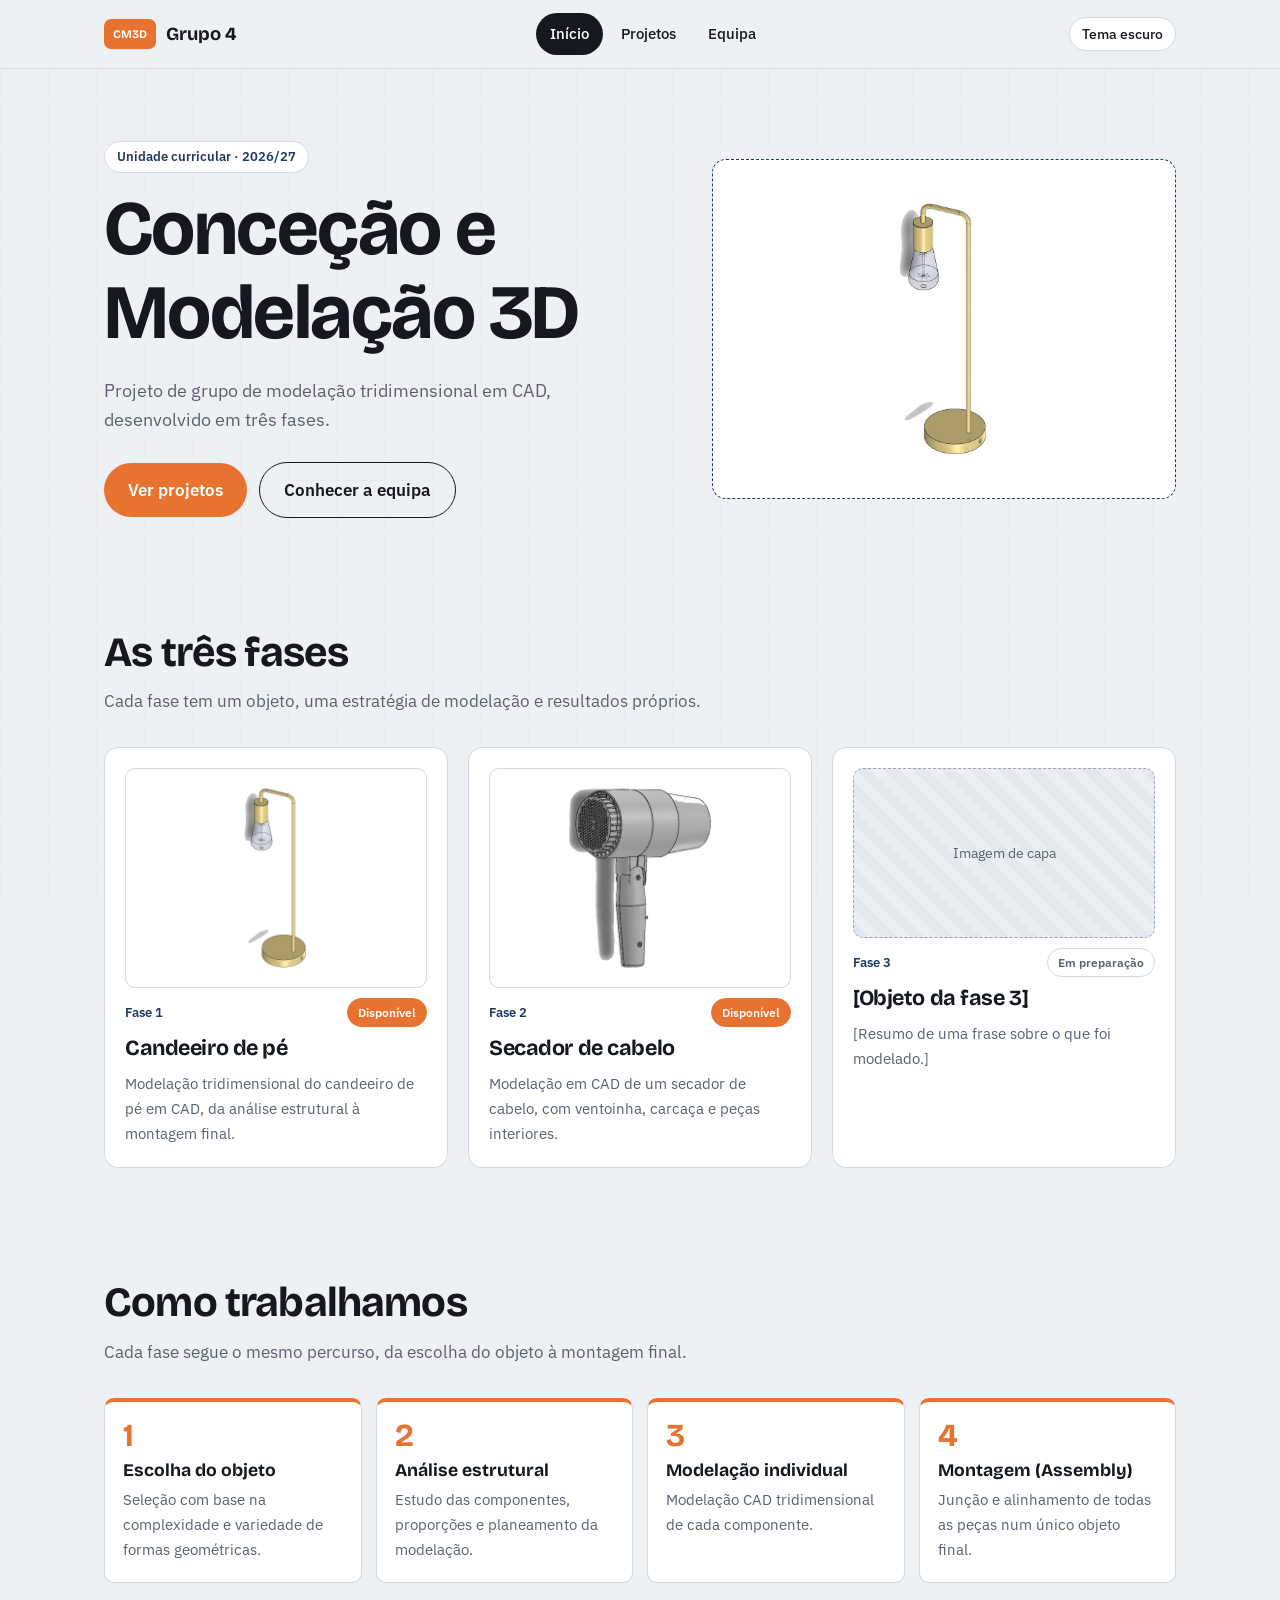
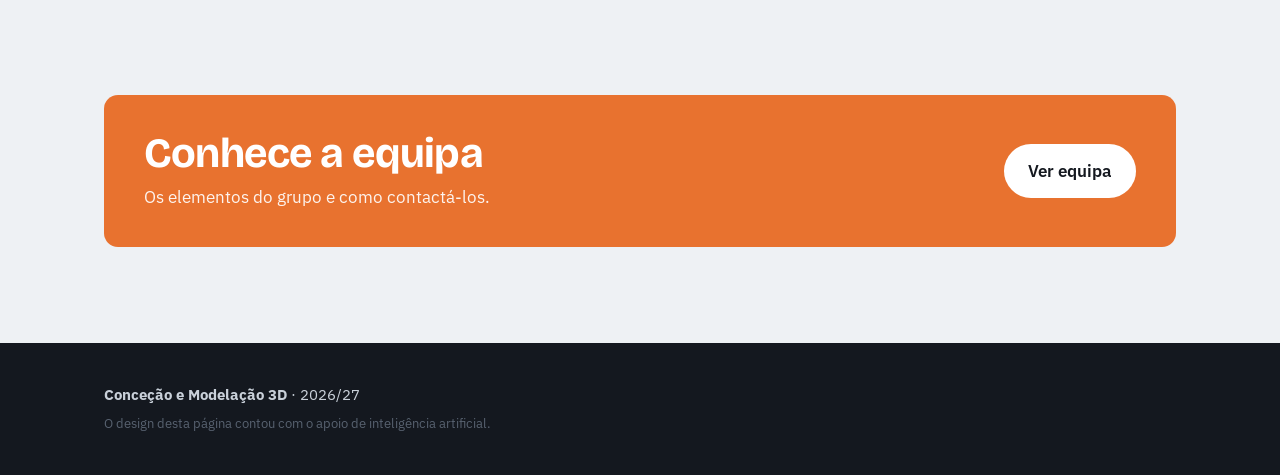
<file: cm3d/index.html>
<!DOCTYPE html>
<html lang="pt-PT">
<head>
  <meta charset="utf-8">
  <meta name="viewport" content="width=device-width, initial-scale=1">
  <title>Início | CM3D 25/26</title>
  <link rel="preconnect" href="https://fonts.googleapis.com">
  <link href="https://fonts.googleapis.com/css2?family=Bricolage+Grotesque:wght@500;700&family=IBM+Plex+Sans:wght@400;500;600&display=swap" rel="stylesheet">
  <link rel="stylesheet" href="css/style.css">
  <link rel="stylesheet" href="css/extra.css">
</head>
<body>
  <a class="skip" href="#main">Saltar para o conteúdo</a>

  <header class="top">
    <div class="wrap bar">
      <a class="brand" href="index.html"><i>CM3D</i>Grupo 4</a>
      <button class="burger" aria-expanded="false" aria-label="Abrir menu">Menu</button>
      <nav aria-label="Principal">
        <ul>
          <li><a href="index.html" aria-current="page">Início</a></li>
          <li class="sub">
            <a href="projetos.html">Projetos</a>
            <ul>
              <li><a href="fase-1.html">Fase 1</a></li>
              <li><a href="fase-2.html">Fase 2</a></li>
              <li><a href="fase-3.html">Fase 3</a></li>
            </ul>
          </li>
          <li><a href="equipa.html">Equipa</a></li>
        </ul>
      </nav>
      <button class="theme-toggle" type="button" data-theme-toggle aria-label="Mudar para tema escuro">Tema escuro</button>
    </div>
  </header>

  <main id="main">
    <div class="wrap">

      <div class="hero">
        <div>
          <span class="tag">Unidade curricular · 2026/27</span>
          <h1>Conceção e Modelação 3D</h1>
          <p>Projeto de grupo de modelação tridimensional em CAD, desenvolvido em três fases.</p>
          <a class="btn" href="projetos.html">Ver projetos</a>
          <a class="btn alt" href="equipa.html">Conhecer a equipa</a>
        </div>
        <div class="stage">
          <img src="Imagens/fase-1/candeeiro-isometrico.jpg.jpeg" alt="Candeeiro de pé modelado em 3D">
        </div>
      </div>

      <section id="fases">
        <h2>As três fases</h2>
        <p class="lead">Cada fase tem um objeto, uma estratégia de modelação e resultados próprios.</p>
        <div class="grid g3">
          <a class="card" href="fase-1.html">
            <img class="cover" src="Imagens/fase-1/candeeiro-isometrico.jpg.jpeg" alt="Candeeiro de pé modelado em 3D">
            <div class="card-head"><span class="tag">Fase 1</span><span class="status on">Disponível</span></div>
            <h3>Candeeiro de pé</h3>
            <p>Modelação tridimensional do candeeiro de pé em CAD, da análise estrutural à montagem final.</p>
          </a>
          <a class="card" href="fase-2.html">
            <img class="cover" src="Imagens/fase-2/secador-01.jpg" alt="Secador de cabelo modelado em 3D">
            <div class="card-head"><span class="tag">Fase 2</span><span class="status on">Disponível</span></div>
            <h3>Secador de cabelo</h3>
            <p>Modelação em CAD de um secador de cabelo, com ventoinha, carcaça e peças interiores.</p>
          </a>
          <a class="card" href="fase-3.html">
            <div class="ph" role="img" aria-label="Espaço reservado: imagem de capa">Imagem de capa</div>
            <div class="card-head"><span class="tag">Fase 3</span><span class="status">Em preparação</span></div>
            <h3>[Objeto da fase 3]</h3>
            <p>[Resumo de uma frase sobre o que foi modelado.]</p>
          </a>
        </div>
      </section>

      <section id="metodo">
        <h2>Como trabalhamos</h2>
        <p class="lead">Cada fase segue o mesmo percurso, da escolha do objeto à montagem final.</p>
        <ol class="steps flow">
          <li><strong>Escolha do objeto</strong><p>Seleção com base na complexidade e variedade de formas geométricas.</p></li>
          <li><strong>Análise estrutural</strong><p>Estudo das componentes, proporções e planeamento da modelação.</p></li>
          <li><strong>Modelação individual</strong><p>Modelação CAD tridimensional de cada componente.</p></li>
          <li><strong>Montagem (Assembly)</strong><p>Junção e alinhamento de todas as peças num único objeto final.</p></li>
        </ol>
      </section>

      <section id="equipa">
        <div class="cta">
          <div>
            <h2>Conhece a equipa</h2>
            <p>Os elementos do grupo e como contactá-los.</p>
          </div>
          <a class="btn" href="equipa.html">Ver equipa</a>
        </div>
      </section>

    </div>
  </main>

  <footer>
    <div class="wrap">
      <p><strong>Conceção e Modelação 3D</strong> · 2026/27</p>
      <p class="ai-credit">O design desta página contou com o apoio de inteligência artificial.</p>
    </div>
  </footer>

  <script src="js/main.js"></script>
  <script src="js/extra.js"></script>
</body>
</html>
</file>
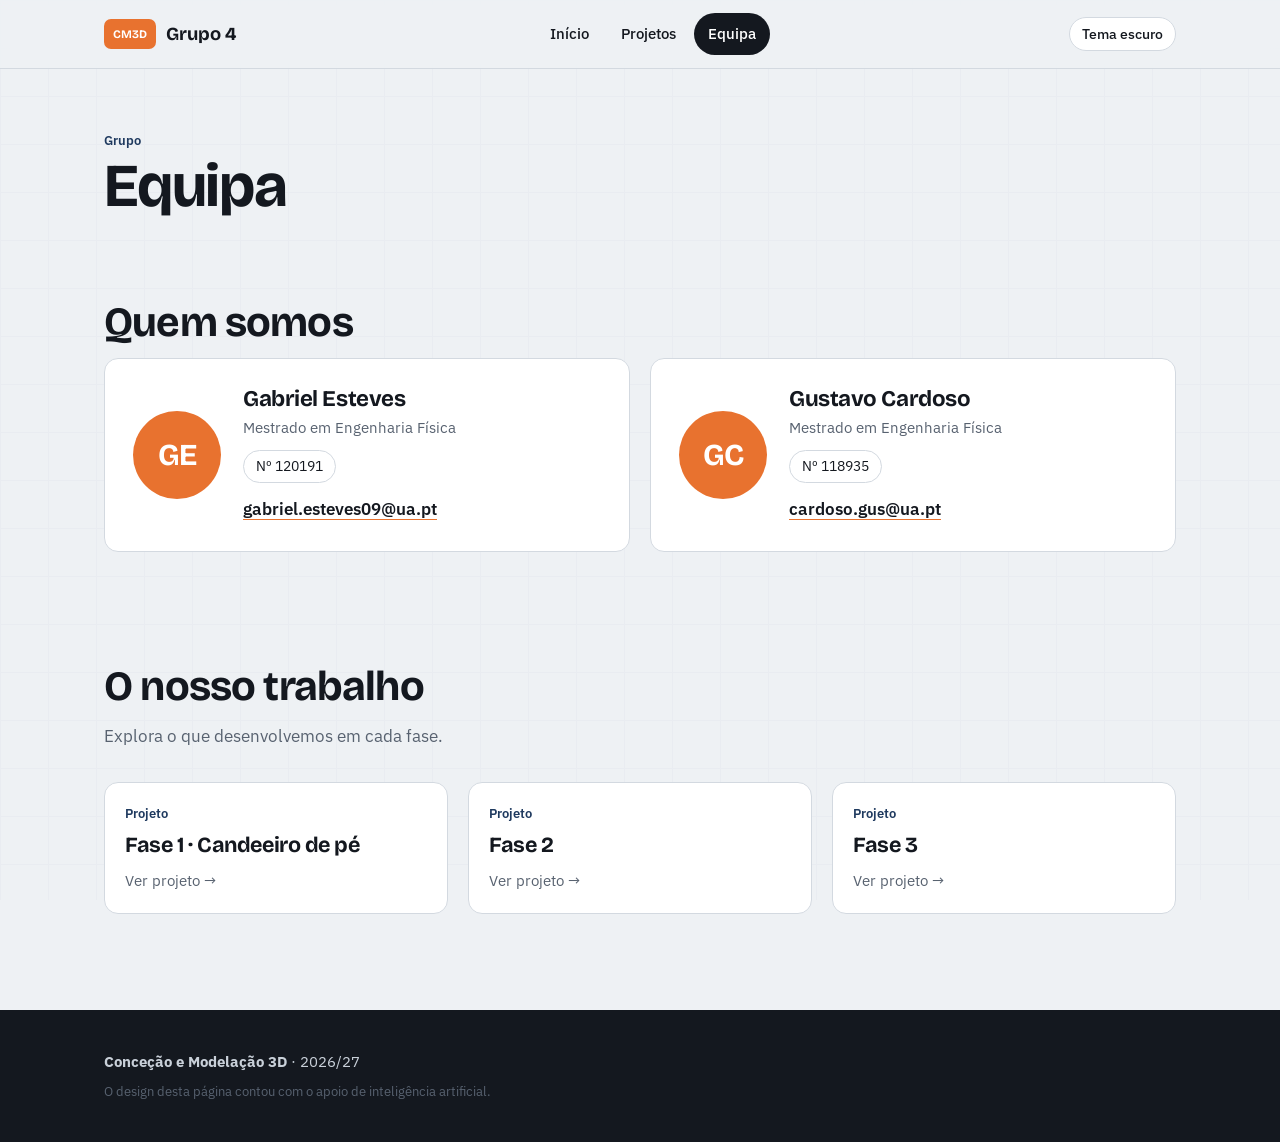
<file: cm3d/equipa.html>
<!DOCTYPE html>
<html lang="pt-PT">
<head>
  <meta charset="utf-8">
  <meta name="viewport" content="width=device-width, initial-scale=1">
  <title>Equipa | CM3D 25/26</title>
  <link rel="preconnect" href="https://fonts.googleapis.com">
  <link href="https://fonts.googleapis.com/css2?family=Bricolage+Grotesque:wght@500;700&family=IBM+Plex+Sans:wght@400;500;600&display=swap" rel="stylesheet">
  <link rel="stylesheet" href="css/style.css">
  <link rel="stylesheet" href="css/extra.css">
</head>
<body>
  <a class="skip" href="#main">Saltar para o conteúdo</a>

  <header class="top">
    <div class="wrap bar">
      <a class="brand" href="index.html"><i>CM3D</i>Grupo 4</a>
      <button class="burger" aria-expanded="false" aria-label="Abrir menu">Menu</button>
      <nav aria-label="Principal">
        <ul>
          <li><a href="index.html">Início</a></li>
          <li class="sub">
            <a href="projetos.html">Projetos</a>
            <ul>
              <li><a href="fase-1.html">Fase 1</a></li>
              <li><a href="fase-2.html">Fase 2</a></li>
              <li><a href="fase-3.html">Fase 3</a></li>
            </ul>
          </li>
          <li><a href="equipa.html" aria-current="page">Equipa</a></li>
        </ul>
      </nav>
      <button class="theme-toggle" type="button" data-theme-toggle aria-label="Mudar para tema escuro">Tema escuro</button>
    </div>
  </header>

  <main id="main">
    <div class="wrap">

      <div class="phead">
        <span class="tag">Grupo</span>
        <h1>Equipa</h1>
      </div>

      <section id="membros">
        <h2>Quem somos</h2>
        <div class="team">

          <article class="member">
            <div class="avatar" aria-hidden="true">GE</div>
            <div>
              <h3>Gabriel Esteves</h3>
              <p>Mestrado em Engenharia Física</p>
              <span class="pill">Nº 120191</span>
              <a class="mail" href="mailto:gabriel.esteves09@ua.pt">gabriel.esteves09@ua.pt</a>
            </div>
          </article>

          <article class="member">
            <div class="avatar" aria-hidden="true">GC</div>
            <div>
              <h3>Gustavo Cardoso</h3>
              <p>Mestrado em Engenharia Física</p>
              <span class="pill">Nº 118935</span>
              <a class="mail" href="mailto:cardoso.gus@ua.pt">cardoso.gus@ua.pt</a>
            </div>
          </article>

        </div>
      </section>

      <section id="trabalho">
        <h2>O nosso trabalho</h2>
        <p class="lead">Explora o que desenvolvemos em cada fase.</p>
        <div class="grid g3">
          <a class="card" href="fase-1.html">
            <span class="tag">Projeto</span>
            <h3>Fase 1 · Candeeiro de pé</h3>
            <p>Ver projeto →</p>
          </a>
          <a class="card" href="fase-2.html">
            <span class="tag">Projeto</span>
            <h3>Fase 2</h3>
            <p>Ver projeto →</p>
          </a>
          <a class="card" href="fase-3.html">
            <span class="tag">Projeto</span>
            <h3>Fase 3</h3>
            <p>Ver projeto →</p>
          </a>
        </div>
      </section>

    </div>
  </main>

  <footer>
    <div class="wrap">
      <p><strong>Conceção e Modelação 3D</strong> · 2026/27</p>
      <p class="ai-credit">O design desta página contou com o apoio de inteligência artificial.</p>
    </div>
  </footer>

  <script src="js/main.js"></script>
  <script src="js/extra.js"></script>
</body>
</html>
</file>
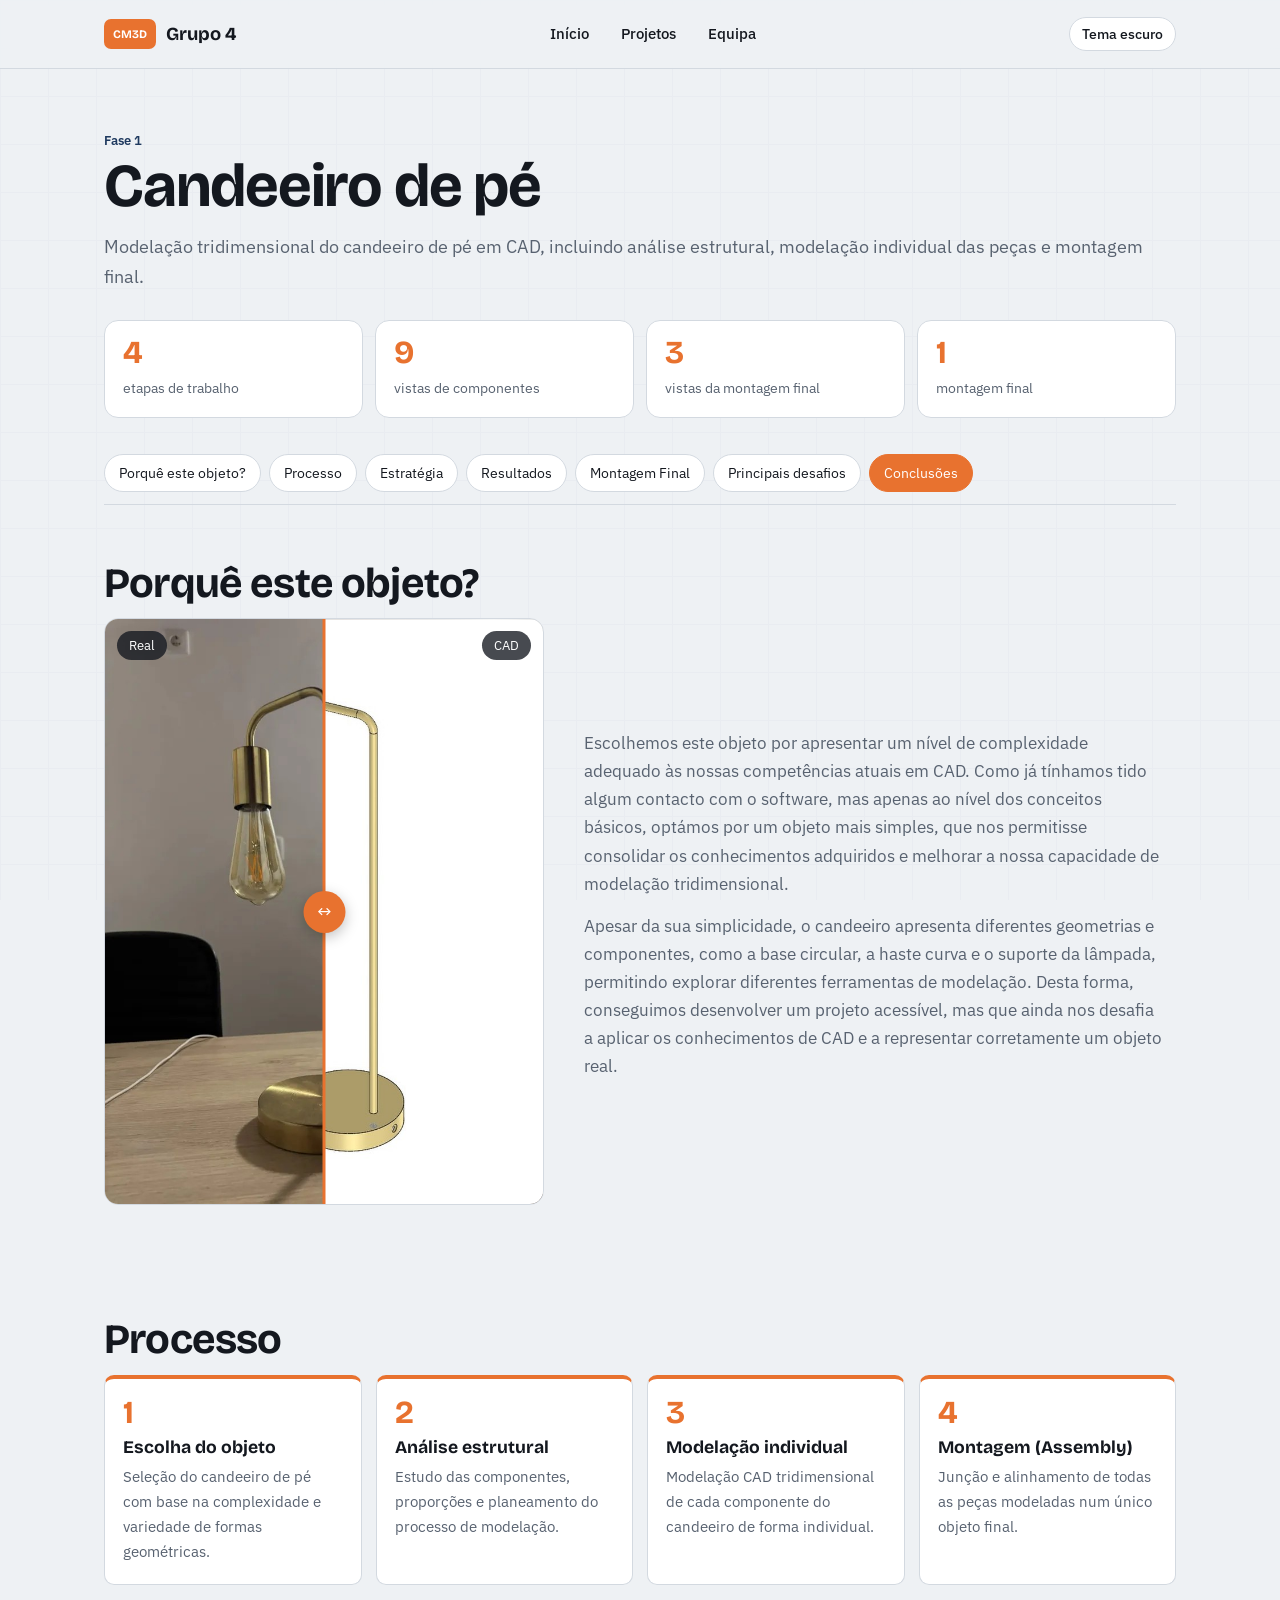
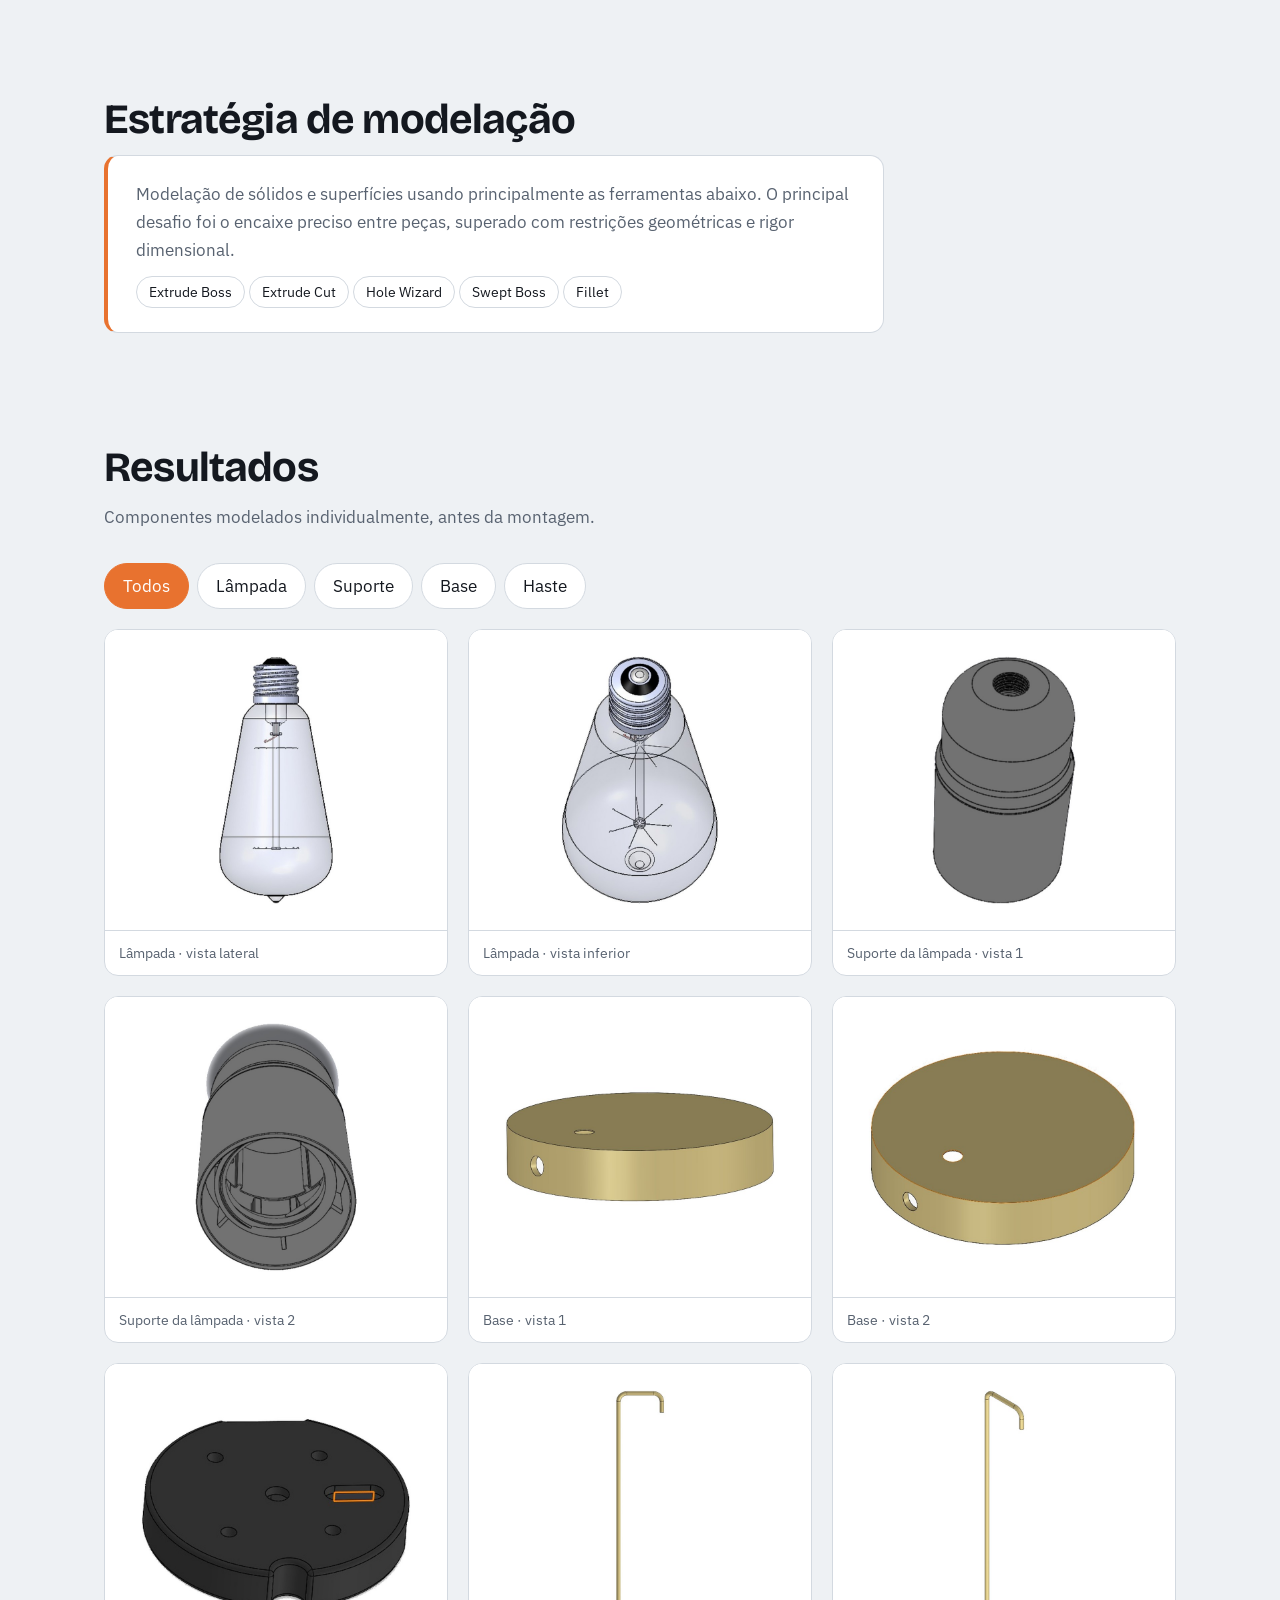
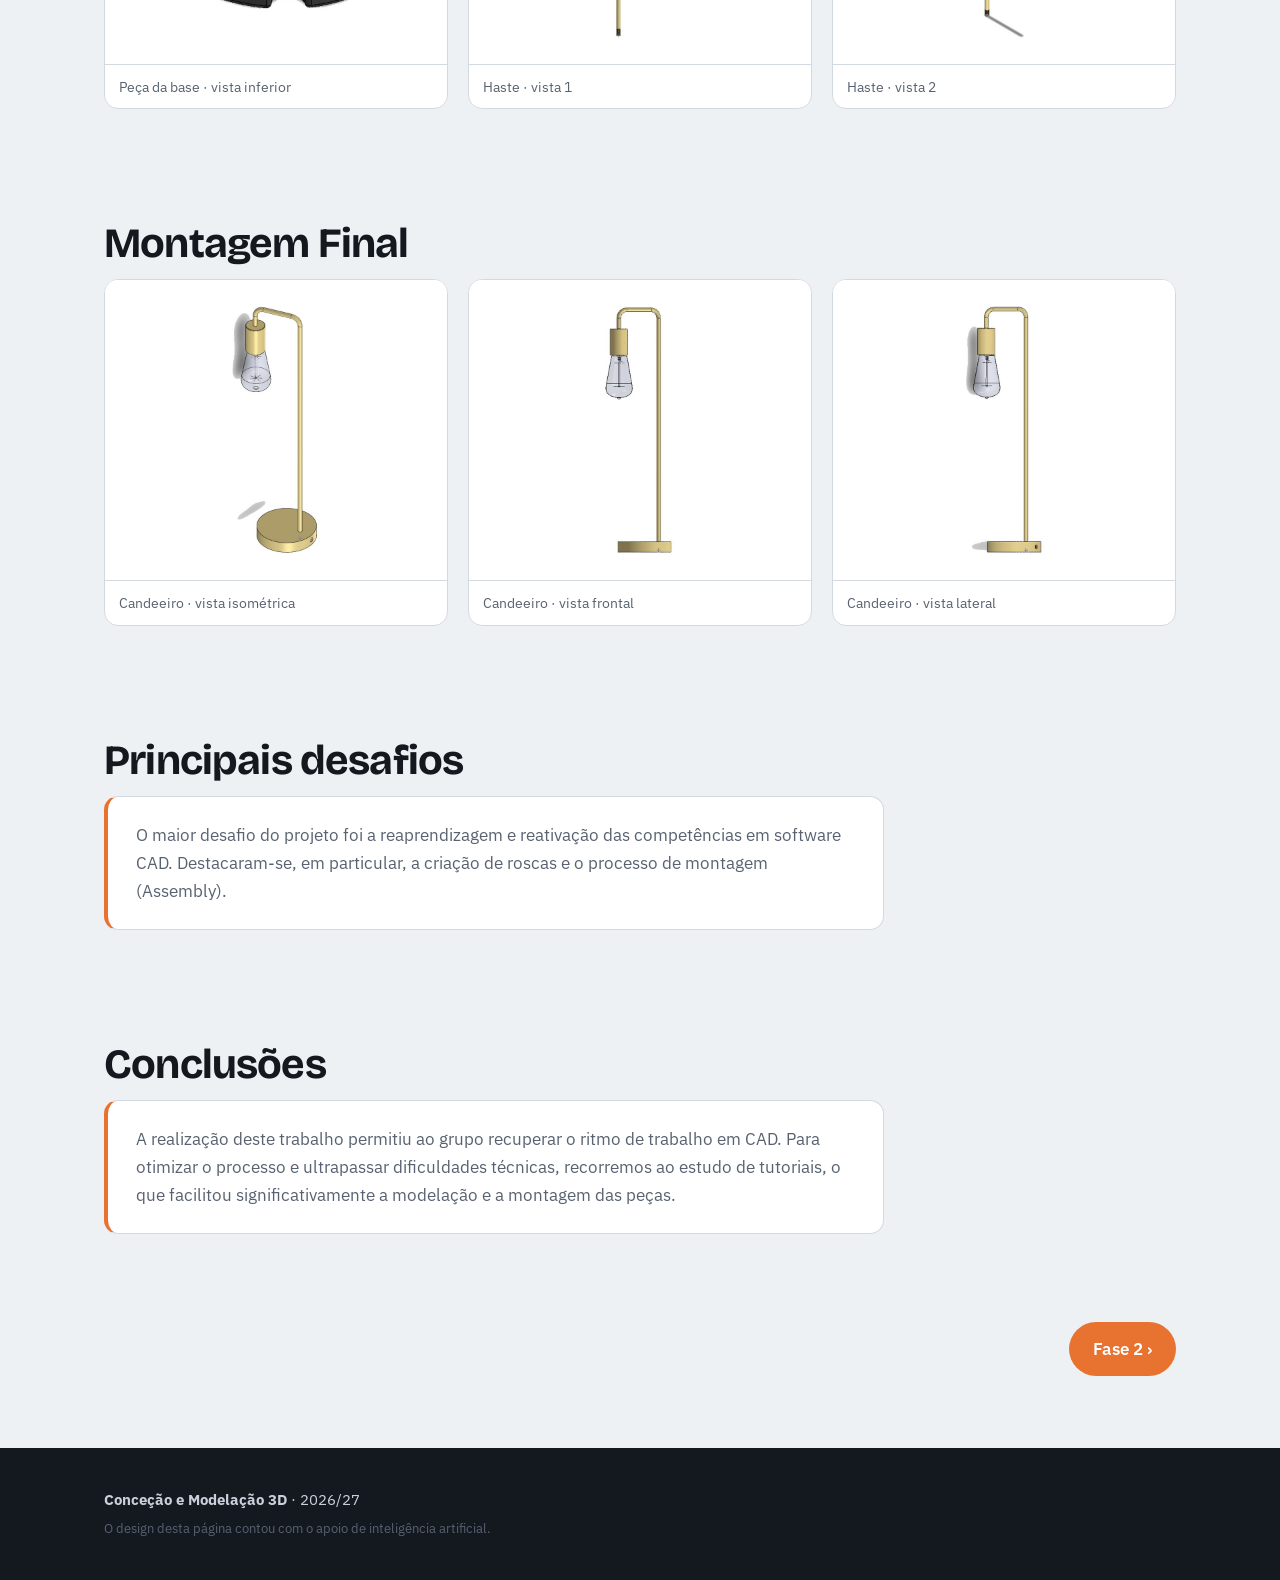
<file: cm3d/fase-1.html>
<!DOCTYPE html>
<html lang="pt-PT">
<head>
  <meta charset="utf-8">
  <meta name="viewport" content="width=device-width, initial-scale=1">
  <title>Fase 1 | CM3D 25/26</title>
  <link rel="preconnect" href="https://fonts.googleapis.com">
  <link href="https://fonts.googleapis.com/css2?family=Bricolage+Grotesque:wght@500;700&family=IBM+Plex+Sans:wght@400;500;600&display=swap" rel="stylesheet">
  <link rel="stylesheet" href="css/style.css">
  <link rel="stylesheet" href="css/extra.css">
</head>
<body>
  <a class="skip" href="#main">Saltar para o conteúdo</a>

  <header class="top">
    <div class="wrap bar">
      <a class="brand" href="index.html"><i>CM3D</i>Grupo 4</a>
      <button class="burger" aria-expanded="false" aria-label="Abrir menu">Menu</button>
      <nav aria-label="Principal">
        <ul>
          <li><a href="index.html">Início</a></li>
          <li class="sub">
            <a href="projetos.html">Projetos</a>
            <ul>
              <li><a href="fase-1.html" aria-current="page">Fase 1</a></li>
              <li><a href="fase-2.html">Fase 2</a></li>
              <li><a href="fase-3.html">Fase 3</a></li>
            </ul>
          </li>
          <li><a href="equipa.html">Equipa</a></li>
        </ul>
      </nav>
      <button class="theme-toggle" type="button" data-theme-toggle aria-label="Mudar para tema escuro">Tema escuro</button>
    </div>
  </header>

  <main id="main">
    <div class="wrap">

      <div class="phead">
        <span class="tag">Fase 1</span>
        <h1>Candeeiro de pé</h1>
        <p>Modelação tridimensional do candeeiro de pé em CAD, incluindo análise estrutural, modelação individual das peças e montagem final.</p>
        <div class="stats">
          <div class="stat"><b>4</b><span>etapas de trabalho</span></div>
          <div class="stat"><b>9</b><span>vistas de componentes</span></div>
          <div class="stat"><b>3</b><span>vistas da montagem final</span></div>
          <div class="stat"><b>1</b><span>montagem final</span></div>
        </div>
      </div>

      <div class="phase-nav" aria-label="Nesta página">
        <a class="on" href="#objeto">Porquê este objeto?</a>
        <a href="#processo">Processo</a>
        <a href="#estrategia">Estratégia</a>
        <a href="#resultados">Resultados</a>
        <a href="#montagemfinal">Montagem Final</a>
        <a href="#desafios">Principais desafios</a>
        <a href="#conclusoes">Conclusões</a>
      </div>

      <section id="objeto">
        <h2>Porquê este objeto?</h2>
        <div class="split">
          <div class="compare" data-compare>
            <img src="Imagens/fase-1/objeto-original.jpg.jpeg" alt="Fotografia do candeeiro real">
            <div class="cmp-b"><img src="Imagens/fase-1/objeto-modelado.jpg.jpeg" alt="Modelo CAD do candeeiro"></div>
            <span class="cmp-label l">Real</span>
            <span class="cmp-label r">CAD</span>
            <i class="cmp-handle"></i>
            <input type="range" min="0" max="100" value="50" aria-label="Arrastar para comparar o objeto real com o modelo CAD">
          </div>
          <div class="split-text">
            <p>Escolhemos este objeto por apresentar um nível de complexidade adequado às nossas competências atuais em CAD. Como já tínhamos tido algum contacto com o software, mas apenas ao nível dos conceitos básicos, optámos por um objeto mais simples, que nos permitisse consolidar os conhecimentos adquiridos e melhorar a nossa capacidade de modelação tridimensional.</p>
            <p>Apesar da sua simplicidade, o candeeiro apresenta diferentes geometrias e componentes, como a base circular, a haste curva e o suporte da lâmpada, permitindo explorar diferentes ferramentas de modelação. Desta forma, conseguimos desenvolver um projeto acessível, mas que ainda nos desafia a aplicar os conhecimentos de CAD e a representar corretamente um objeto real.</p>
          </div>
        </div>
      </section>

      <section id="processo">
        <h2>Processo</h2>
        <ol class="steps flow">
          <li><strong>Escolha do objeto</strong><p>Seleção do candeeiro de pé com base na complexidade e variedade de formas geométricas.</p></li>
          <li><strong>Análise estrutural</strong><p>Estudo das componentes, proporções e planeamento do processo de modelação.</p></li>
          <li><strong>Modelação individual</strong><p>Modelação CAD tridimensional de cada componente do candeeiro de forma individual.</p></li>
          <li><strong>Montagem (Assembly)</strong><p>Junção e alinhamento de todas as peças modeladas num único objeto final.</p></li>
        </ol>
      </section>

      <section id="estrategia">
        <h2>Estratégia de modelação</h2>
        <div class="callout">
          <p>Modelação de sólidos e superfícies usando principalmente as ferramentas abaixo. O principal desafio foi o encaixe preciso entre peças, superado com restrições geométricas e rigor dimensional.</p>
          <span class="pill">Extrude Boss</span><span class="pill">Extrude Cut</span><span class="pill">Hole Wizard</span><span class="pill">Swept Boss</span><span class="pill">Fillet</span>
        </div>
      </section>

      <section id="resultados">
        <h2>Resultados</h2>
        <p class="lead">Componentes modelados individualmente, antes da montagem.</p>
        <div class="chips" role="group" aria-label="Filtrar componentes">
          <button class="chip on" data-f="all" aria-pressed="true">Todos</button>
          <button class="chip" data-f="lampada" aria-pressed="false">Lâmpada</button>
          <button class="chip" data-f="suporte" aria-pressed="false">Suporte</button>
          <button class="chip" data-f="base" aria-pressed="false">Base</button>
          <button class="chip" data-f="haste" aria-pressed="false">Haste</button>
        </div>
        <div class="grid g3">
          <figure class="shot" data-g="lampada"><img src="Imagens/fase-1/lampada-vista-lateral.jpg.jpeg" alt="Lâmpada · vista lateral" loading="lazy"><figcaption>Lâmpada · vista lateral</figcaption></figure>
          <figure class="shot" data-g="lampada"><img src="Imagens/fase-1/lampada-vista-inferior.jpg.jpeg" alt="Lâmpada · vista inferior" loading="lazy"><figcaption>Lâmpada · vista inferior</figcaption></figure>
          <figure class="shot" data-g="suporte"><img src="Imagens/fase-1/suporte-lampada-01.jpg.jpeg" alt="Suporte da lâmpada · vista 1" loading="lazy"><figcaption>Suporte da lâmpada · vista 1</figcaption></figure>
          <figure class="shot" data-g="suporte"><img src="Imagens/fase-1/suporte-lampada-02.jpg.jpeg" alt="Suporte da lâmpada · vista 2" loading="lazy"><figcaption>Suporte da lâmpada · vista 2</figcaption></figure>
          <figure class="shot" data-g="base"><img src="Imagens/fase-1/base-01.jpg.jpeg" alt="Base · vista 1" loading="lazy"><figcaption>Base · vista 1</figcaption></figure>
          <figure class="shot" data-g="base"><img src="Imagens/fase-1/base-02.jpg.jpeg" alt="Base · vista 2" loading="lazy"><figcaption>Base · vista 2</figcaption></figure>
          <figure class="shot" data-g="base"><img src="Imagens/fase-1/base-vista-inferior.jpg.jpeg" alt="Peça da base · vista inferior" loading="lazy"><figcaption>Peça da base · vista inferior</figcaption></figure>
          <figure class="shot" data-g="haste"><img src="Imagens/fase-1/haste-01.jpg.jpeg" alt="Haste · vista 1" loading="lazy"><figcaption>Haste · vista 1</figcaption></figure>
          <figure class="shot" data-g="haste"><img src="Imagens/fase-1/haste-02.jpg.jpeg" alt="Haste · vista 2" loading="lazy"><figcaption>Haste · vista 2</figcaption></figure>
        </div>
      </section>

      <section id="montagemfinal">
        <h2>Montagem Final</h2>
        <div class="grid g3">
          <figure class="shot"><img src="Imagens/fase-1/candeeiro-isometrico.jpg.jpeg" alt="Candeeiro · vista isométrica" loading="lazy"><figcaption>Candeeiro · vista isométrica</figcaption></figure>
          <figure class="shot"><img src="Imagens/fase-1/candeeiro-frente.jpg.jpeg" alt="Candeeiro · vista frontal" loading="lazy"><figcaption>Candeeiro · vista frontal</figcaption></figure>
          <figure class="shot"><img src="Imagens/fase-1/candeeiro-lateral.jpg.jpeg" alt="Candeeiro · vista lateral" loading="lazy"><figcaption>Candeeiro · vista lateral</figcaption></figure>
        </div>
      </section>

      <section id="desafios">
        <h2>Principais desafios</h2>
        <div class="callout">
          <p>O maior desafio do projeto foi a reaprendizagem e reativação das competências em software CAD. Destacaram-se, em particular, a criação de roscas e o processo de montagem (Assembly).</p>
        </div>
      </section>

      <section id="conclusoes">
        <h2>Conclusões</h2>
        <div class="callout">
          <p>A realização deste trabalho permitiu ao grupo recuperar o ritmo de trabalho em CAD. Para otimizar o processo e ultrapassar dificuldades técnicas, recorremos ao estudo de tutoriais, o que facilitou significativamente a modelação e a montagem das peças.</p>
        </div>
      </section>

      <div class="pager">
        <span></span>
        <a class="btn" href="fase-2.html">Fase 2 ›</a>
      </div>

    </div>
  </main>

  <footer>
    <div class="wrap">
      <p><strong>Conceção e Modelação 3D</strong> · 2026/27</p>
      <p class="ai-credit">O design desta página contou com o apoio de inteligência artificial.</p>
    </div>
  </footer>

  <script src="js/main.js"></script>
  <script src="js/extra.js"></script>
</body>
</html>
</file>
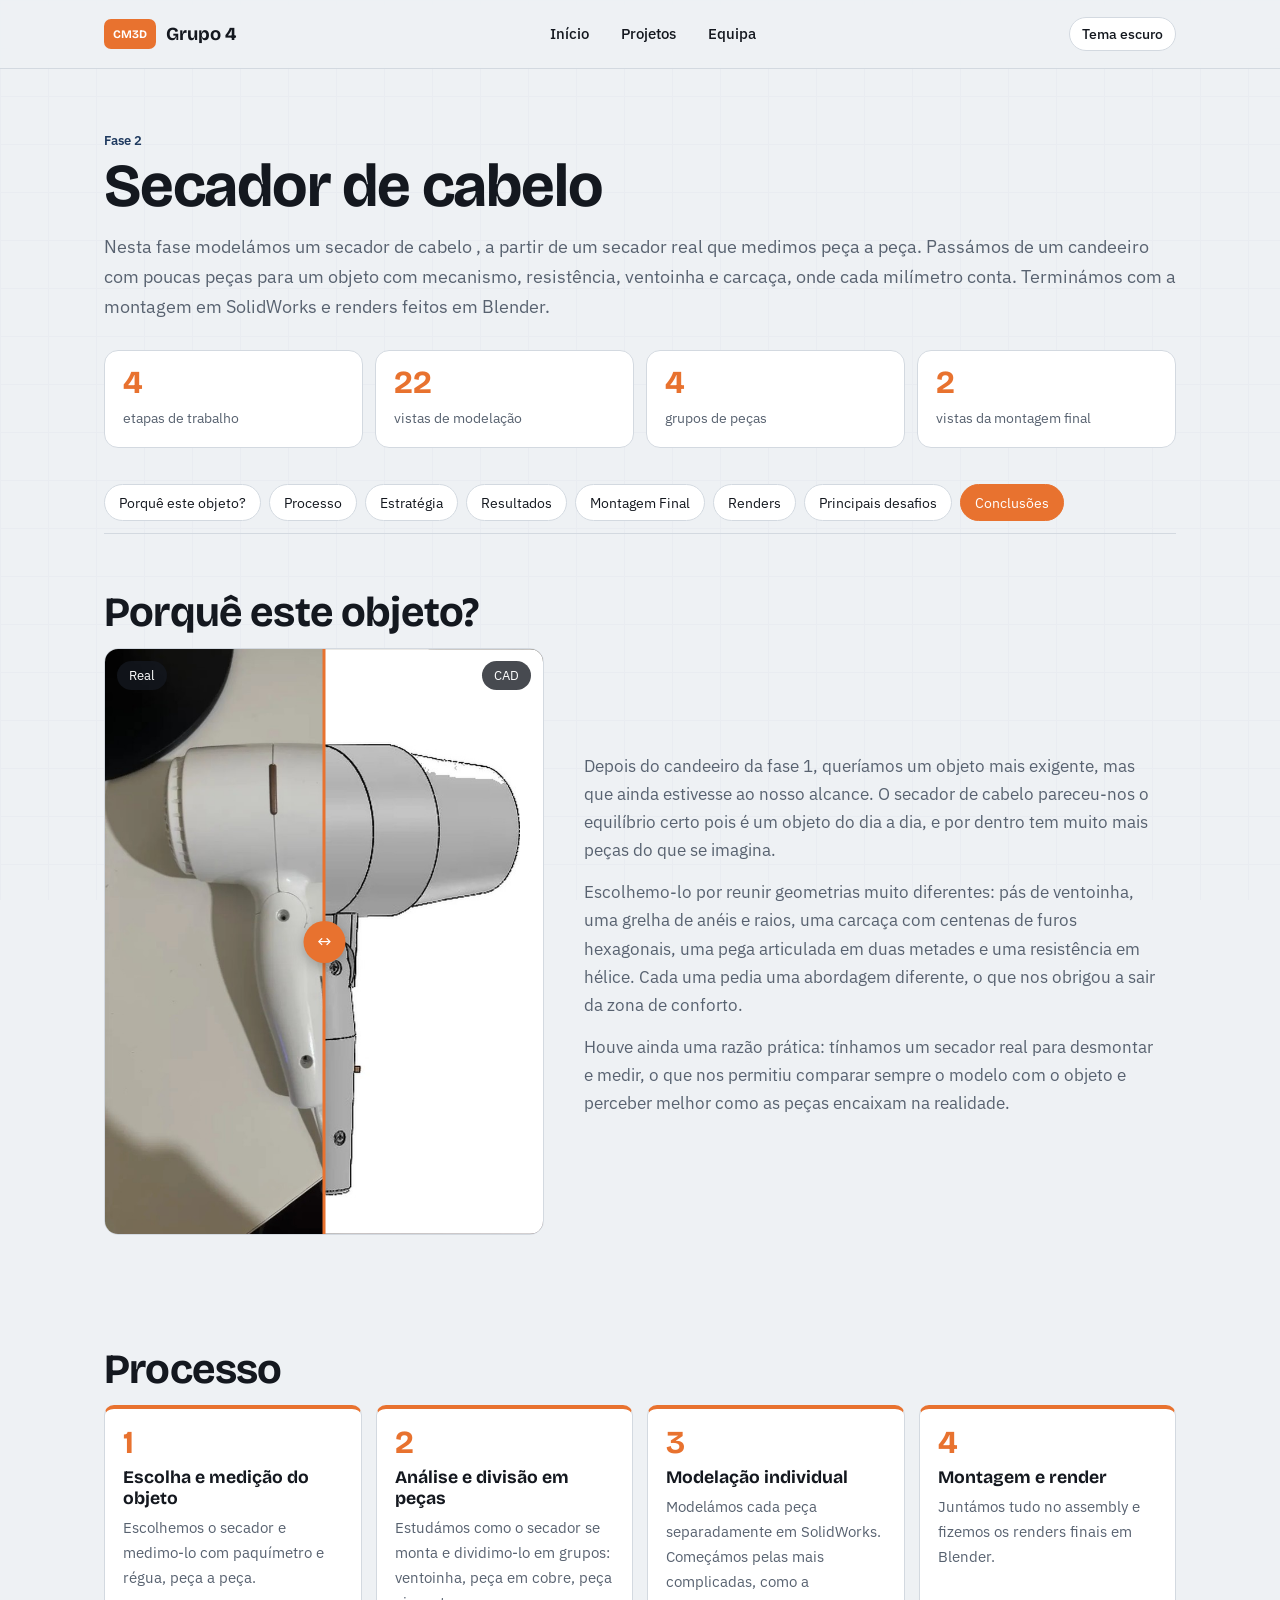
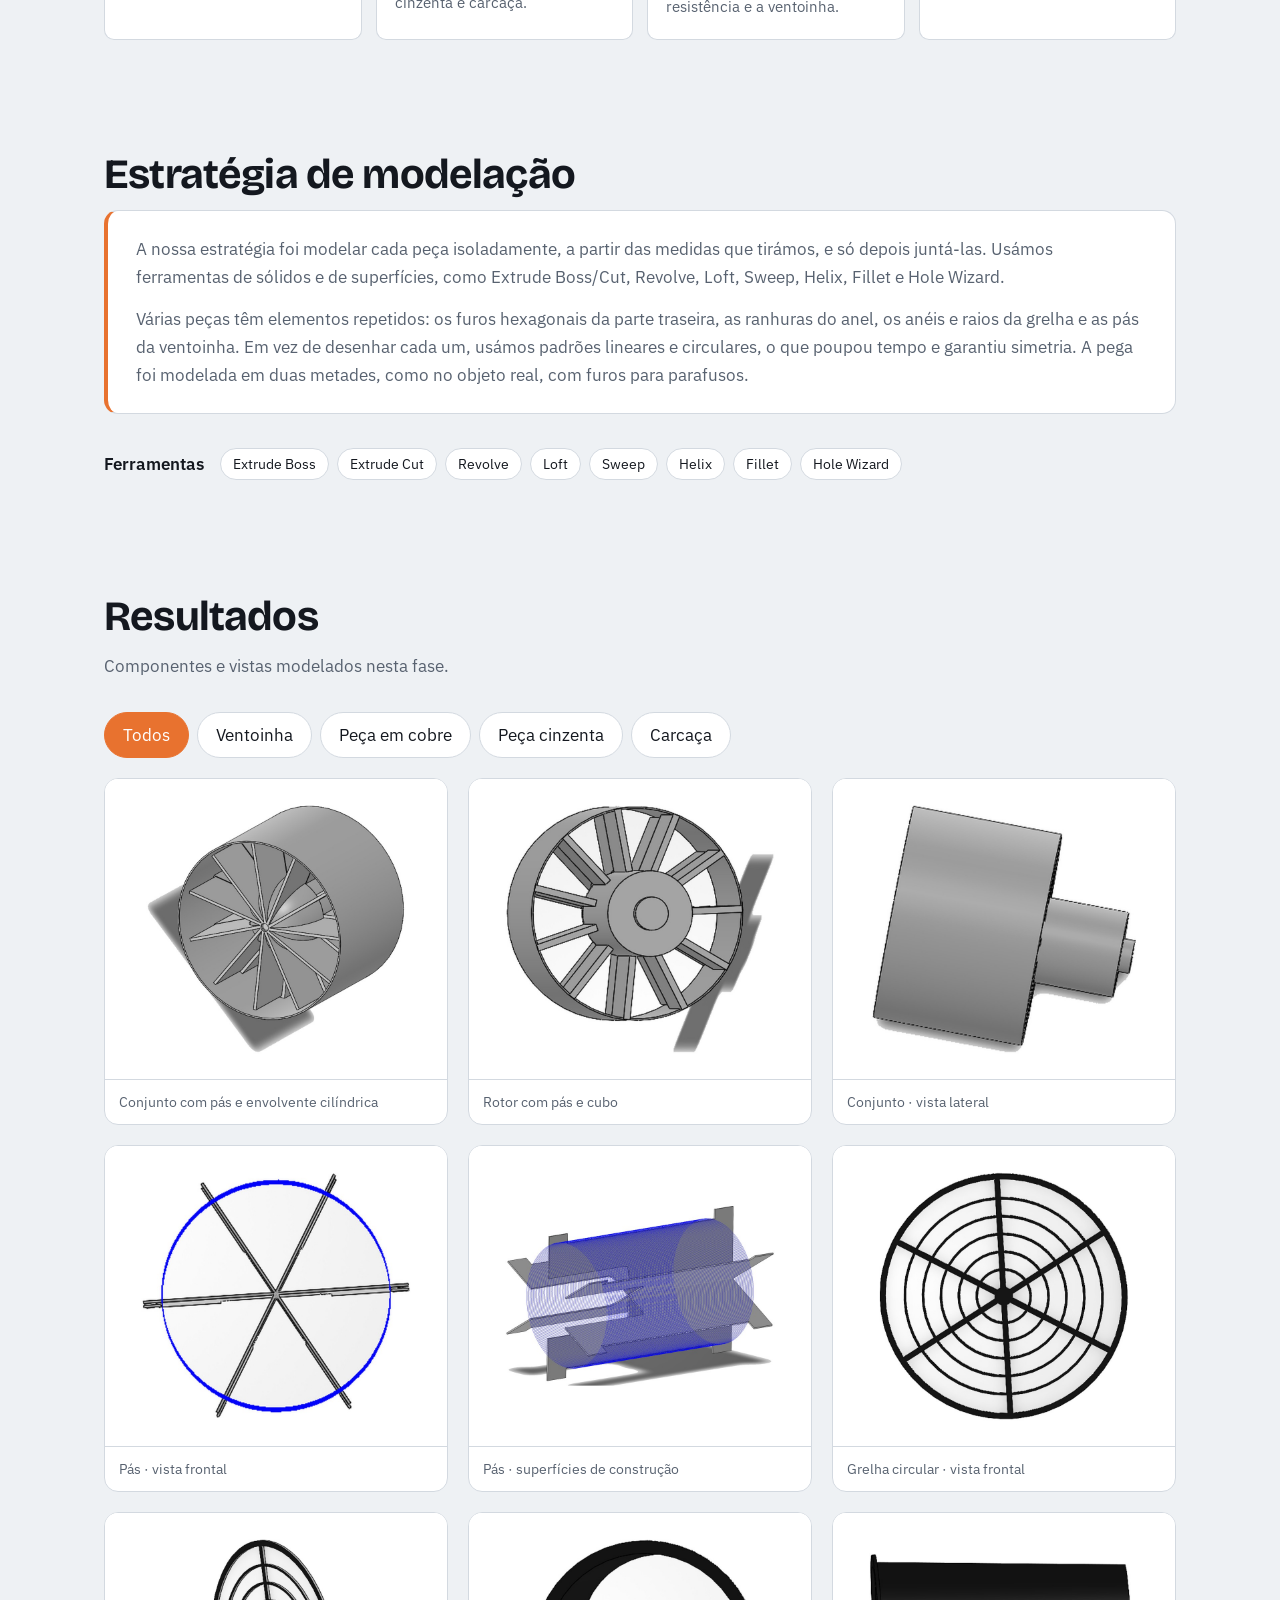
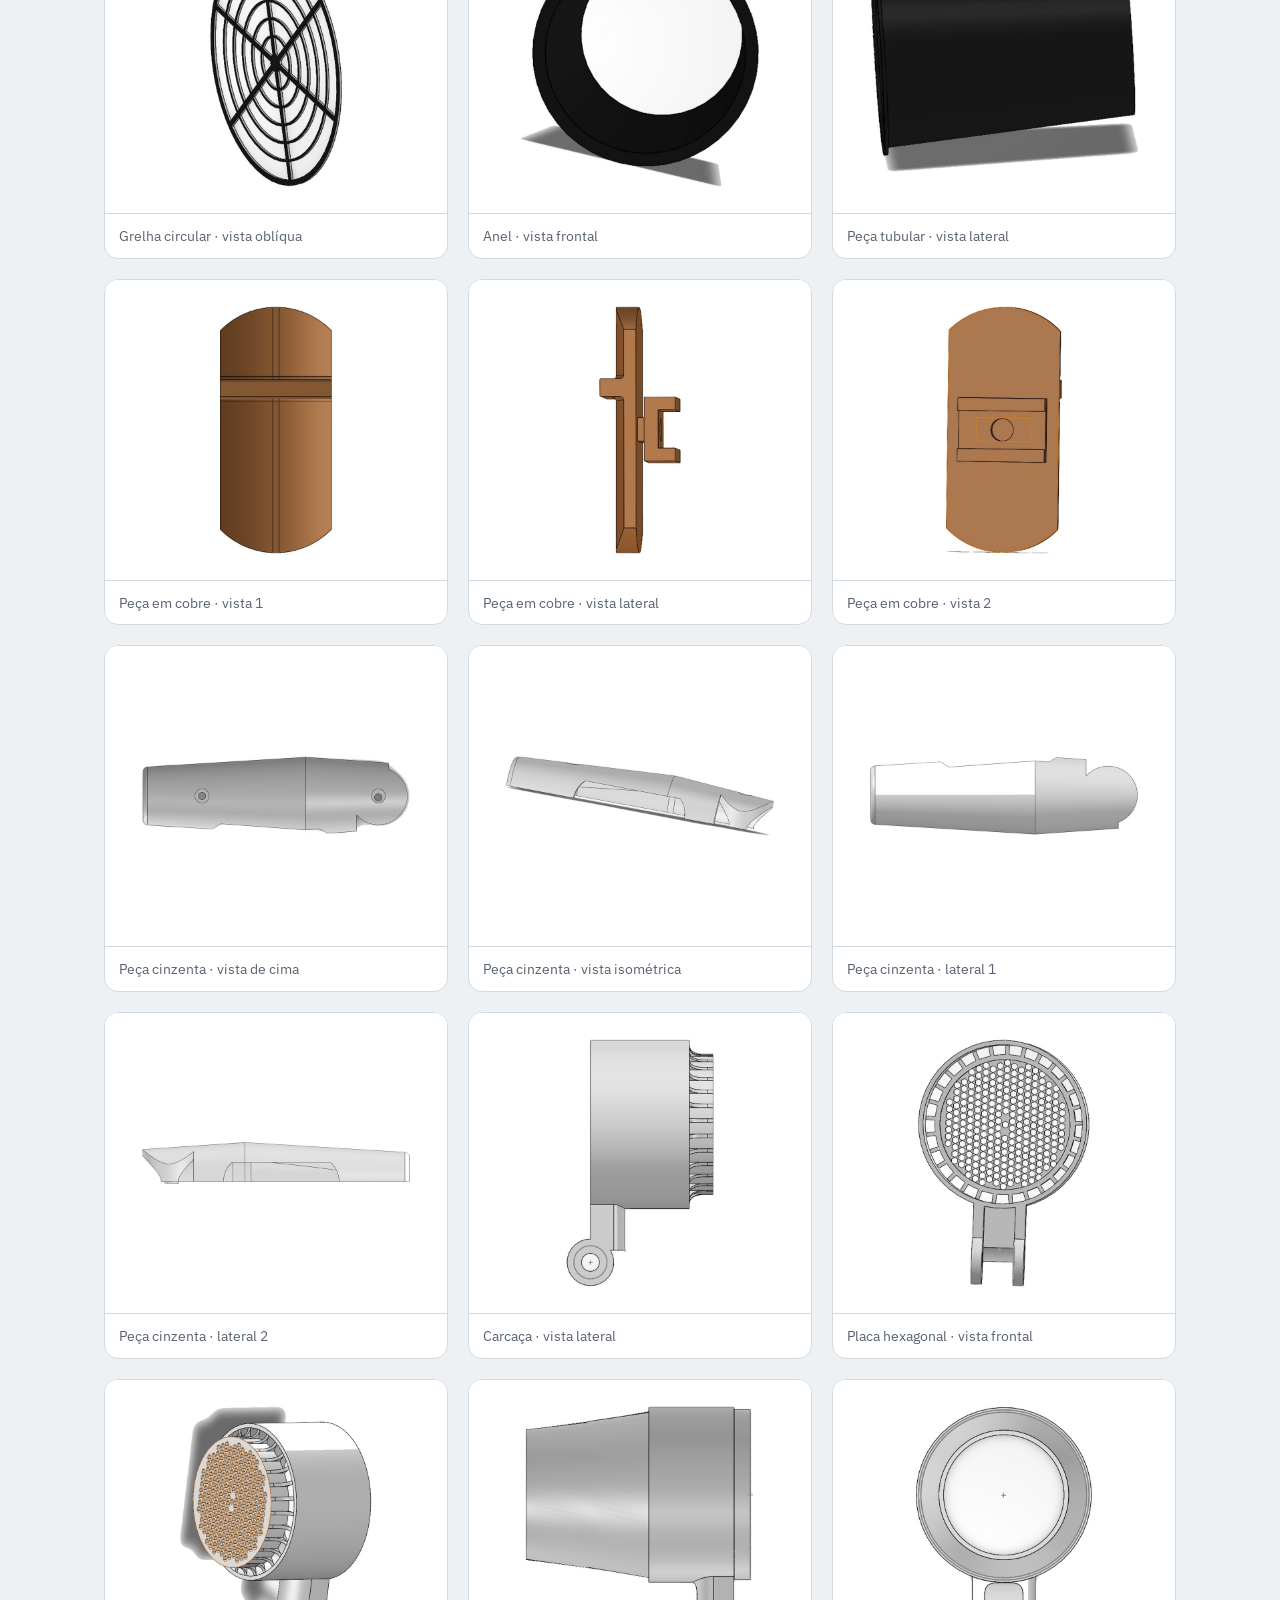
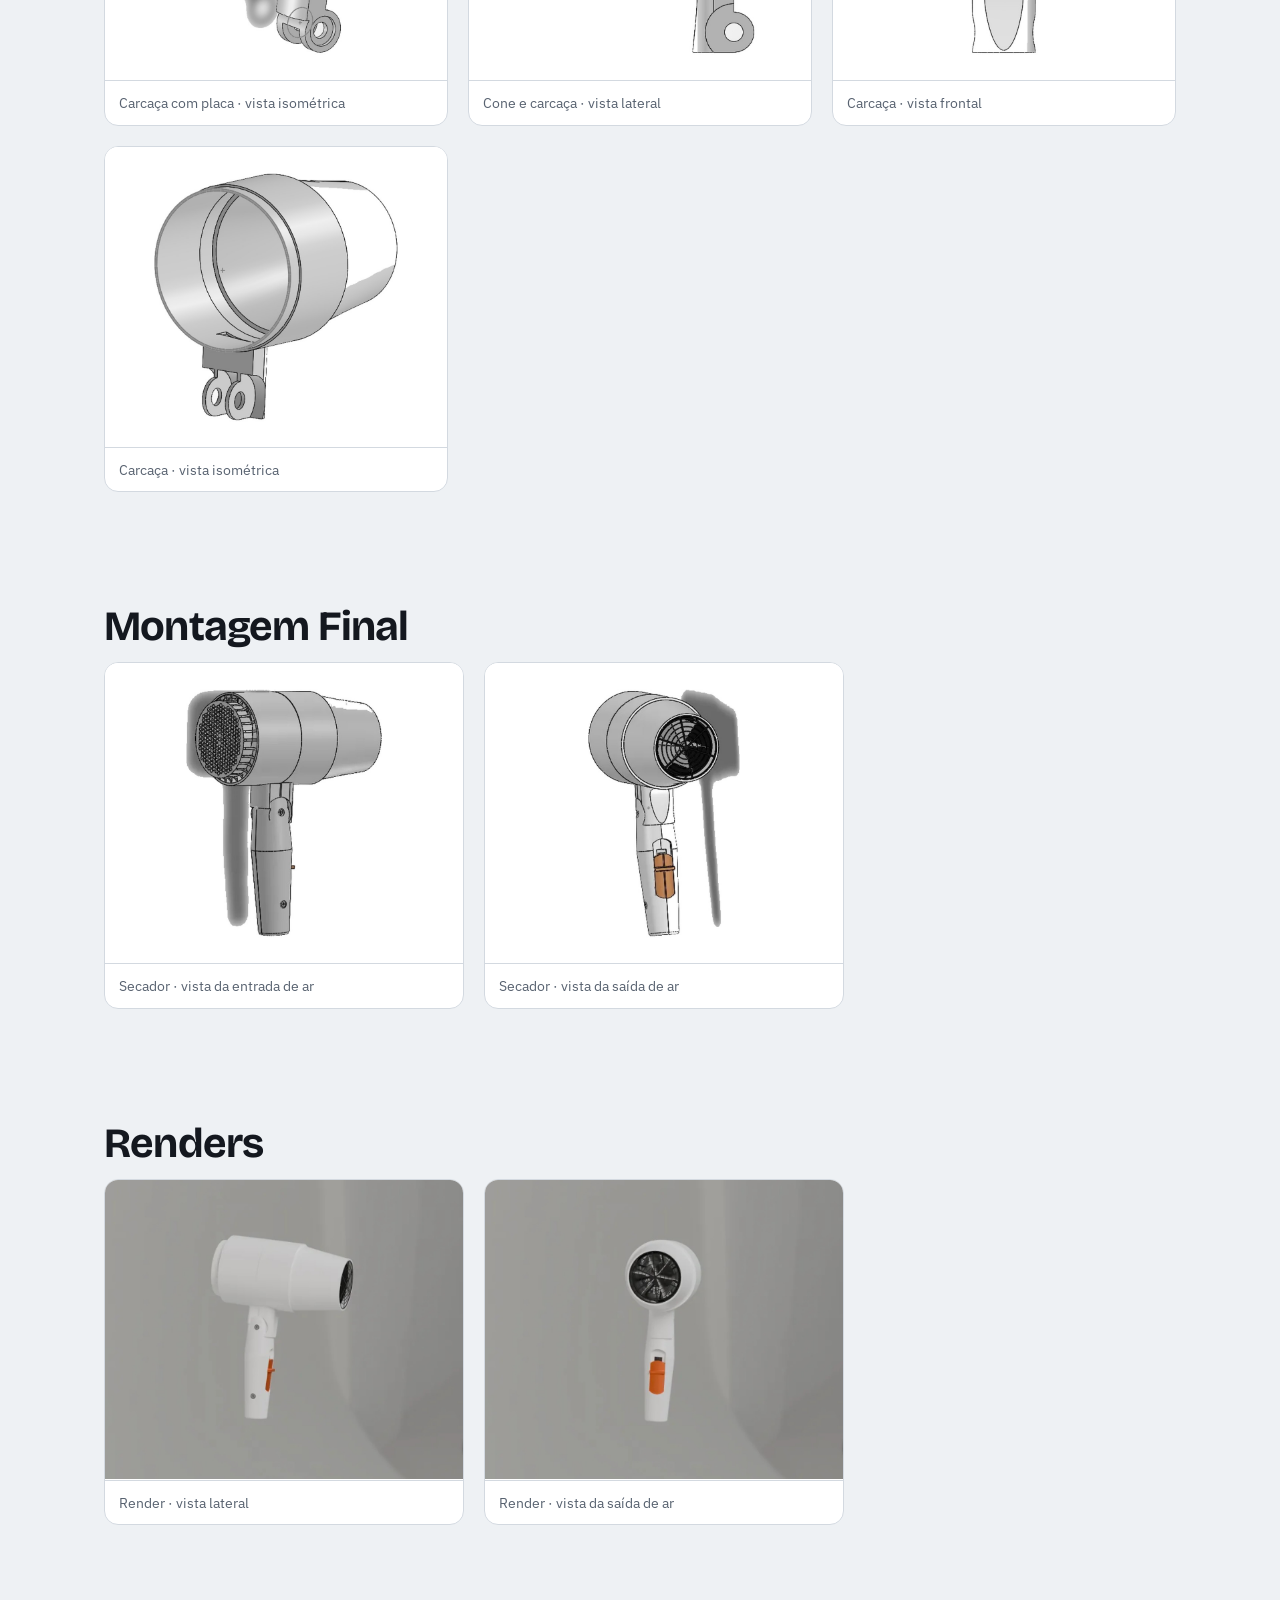
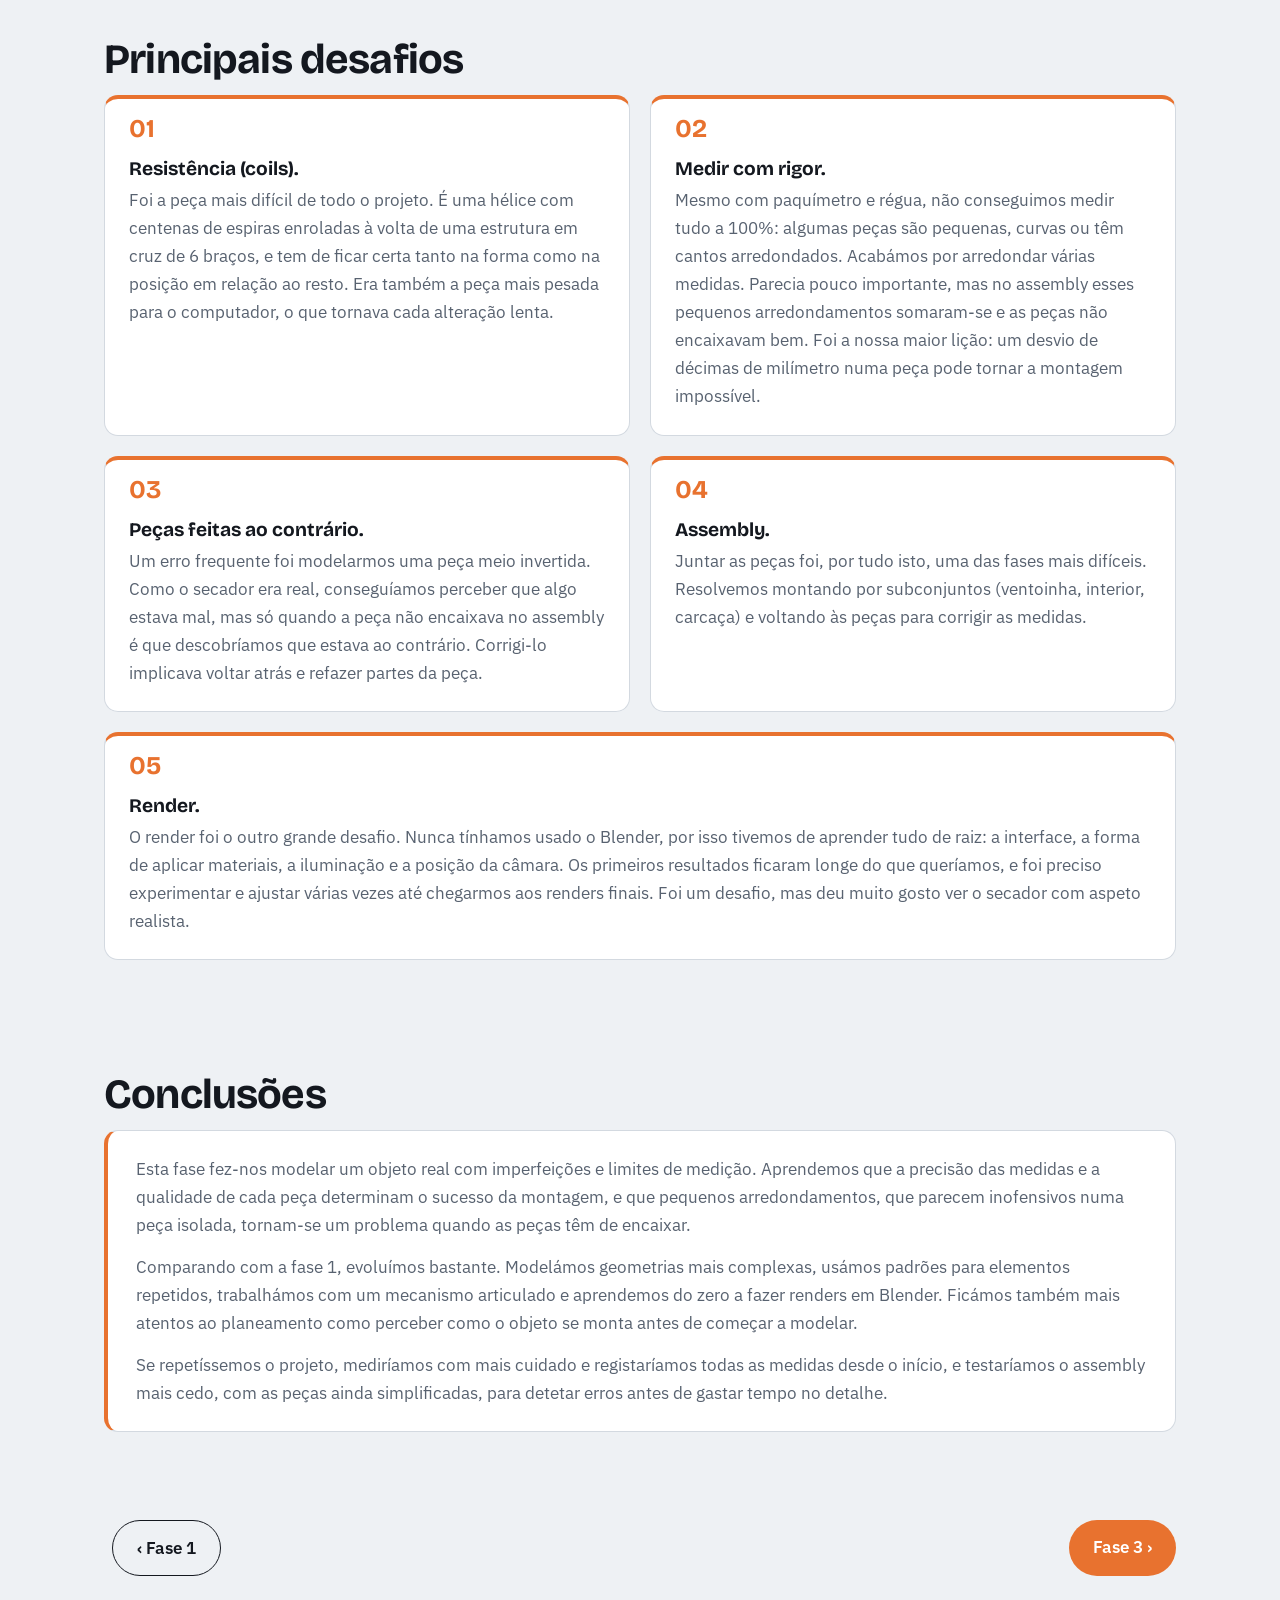
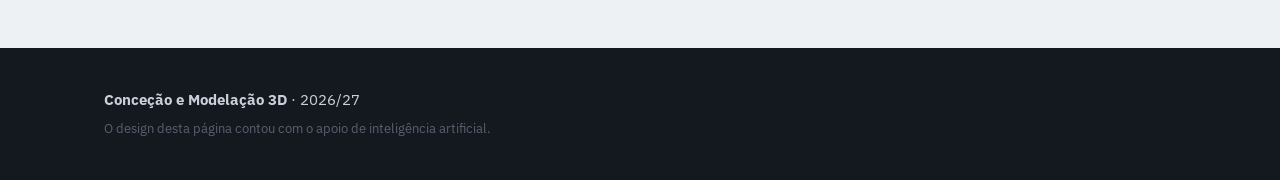
<file: cm3d/fase-2.html>
<!DOCTYPE html>
<html lang="pt-PT">
<head>
  <meta charset="utf-8">
  <meta name="viewport" content="width=device-width, initial-scale=1">
  <title>Fase 2 | CM3D 25/26</title>
  <link rel="preconnect" href="https://fonts.googleapis.com">
  <link href="https://fonts.googleapis.com/css2?family=Bricolage+Grotesque:wght@500;700&family=IBM+Plex+Sans:wght@400;500;600&display=swap" rel="stylesheet">
  <link rel="stylesheet" href="css/style.css">
  <link rel="stylesheet" href="css/extra.css">
</head>
<body>
  <a class="skip" href="#main">Saltar para o conteúdo</a>

  <header class="top">
    <div class="wrap bar">
      <a class="brand" href="index.html"><i>CM3D</i>Grupo 4</a>
      <button class="burger" aria-expanded="false" aria-label="Abrir menu">Menu</button>
      <nav aria-label="Principal">
        <ul>
          <li><a href="index.html">Início</a></li>
          <li class="sub">
            <a href="projetos.html">Projetos</a>
            <ul>
              <li><a href="fase-1.html">Fase 1</a></li>
              <li><a href="fase-2.html" aria-current="page">Fase 2</a></li>
              <li><a href="fase-3.html">Fase 3</a></li>
            </ul>
          </li>
          <li><a href="equipa.html">Equipa</a></li>
        </ul>
      </nav>
      <button class="theme-toggle" type="button" data-theme-toggle aria-label="Mudar para tema escuro">Tema escuro</button>
    </div>
  </header>

  <main id="main">
    <div class="wrap">

      <div class="phead">
        <span class="tag">Fase 2</span>
        <h1>Secador de cabelo</h1>
        <p>
          Nesta fase modelámos um secador de cabelo , a partir de um secador real que medimos peça a peça. Passámos de
          um candeeiro com poucas peças para um objeto com mecanismo, resistência, ventoinha e carcaça, onde cada
          milímetro conta. Terminámos com a montagem em SolidWorks e renders feitos em Blender.
        </p>
        <div class="stats">
          <div class="stat"><b>4</b><span>etapas de trabalho</span></div>
          <div class="stat"><b>22</b><span>vistas de modelação</span></div>
          <div class="stat"><b>4</b><span>grupos de peças</span></div>
          <div class="stat"><b>2</b><span>vistas da montagem final</span></div>
        </div>
      </div>

      <div class="phase-nav" aria-label="Nesta página">
        <a class="on" href="#objeto">Porquê este objeto?</a>
        <a href="#processo">Processo</a>
        <a href="#estrategia">Estratégia</a>
        <a href="#resultados">Resultados</a>
        <a href="#montagemfinal">Montagem Final</a>
        <a href="#renders">Renders</a>
        <a href="#desafios">Principais desafios</a>
        <a href="#conclusoes">Conclusões</a>
      </div>

      <section id="objeto">
        <h2>Porquê este objeto?</h2>
        <div class="split">
          <div class="compare" data-compare>
            <img src="Imagens/fase-2/objeto-original.jpg" alt="Fotografia do secador de cabelo real">
            <div class="cmp-b"><img src="Imagens/fase-2/objeto-modelado.jpg" alt="Modelo CAD do secador de cabelo"></div>
            <span class="cmp-label l">Real</span>
            <span class="cmp-label r">CAD</span>
            <i class="cmp-handle"></i>
            <input type="range" min="0" max="100" value="50" aria-label="Arrastar para comparar o objeto real com o modelo CAD">
          </div>
          <div class="split-text">
            <p>Depois do candeeiro da fase 1, queríamos um objeto mais exigente, mas que ainda estivesse ao nosso
              alcance. O secador de cabelo pareceu-nos o equilíbrio certo pois é um objeto do dia a dia, e por dentro
              tem muito mais peças do que se imagina.</p>
            <p>Escolhemo-lo por reunir geometrias muito diferentes: pás de ventoinha, uma grelha de anéis e raios, uma
              carcaça com centenas de furos hexagonais, uma pega articulada em duas metades e uma resistência em hélice.
              Cada uma pedia uma abordagem diferente, o que nos obrigou a sair da zona de conforto.</p>
            <p>Houve ainda uma razão prática: tínhamos um secador real para desmontar e medir, o que nos permitiu
              comparar sempre o modelo com o objeto e perceber melhor como as peças encaixam na realidade.</p>
          </div>
        </div>
      </section>

      <section id="processo">
        <h2>Processo</h2>
        <ol class="steps flow">
          <li><strong>Escolha e medição do objeto</strong>
            <p>Escolhemos o secador e medimo-lo com paquímetro e régua, peça a peça.</p>
          </li>
          <li><strong>Análise e divisão em peças</strong>
            <p>Estudámos como o secador se monta e dividimo-lo em grupos: ventoinha, peça em cobre, peça cinzenta e
              carcaça.</p>
          </li>
          <li><strong>Modelação individual</strong>
            <p>Modelámos cada peça separadamente em SolidWorks. Começámos pelas mais complicadas, como a resistência e a
              ventoinha.</p>
          </li>
          <li><strong>Montagem e render</strong>
            <p>Juntámos tudo no assembly e fizemos os renders finais em Blender.</p>
          </li>
        </ol>
      </section>

      <section id="estrategia">
        <h2>Estratégia de modelação</h2>
        <div class="callout wide">
          <p>A nossa estratégia foi modelar cada peça isoladamente, a partir das medidas que tirámos, e só depois
            juntá-las. Usámos ferramentas de sólidos e de superfícies, como Extrude Boss/Cut, Revolve, Loft, Sweep,
            Helix, Fillet e Hole Wizard.</p>
          <p>Várias peças têm elementos repetidos: os furos hexagonais da parte traseira, as ranhuras do anel, os anéis
            e raios da grelha e as pás da ventoinha. Em vez de desenhar cada um, usámos padrões lineares e circulares, o
            que poupou tempo e garantiu simetria. A pega foi modelada em duas metades, como no objeto real, com furos
            para parafusos.</p>
        </div>
        <div class="tools">
          <span class="tools-label">Ferramentas</span>
          <span class="pill">Extrude Boss</span><span class="pill">Extrude Cut</span><span class="pill">Revolve</span><span class="pill">Loft</span><span class="pill">Sweep</span><span class="pill">Helix</span><span class="pill">Fillet</span><span class="pill">Hole Wizard</span>
        </div>
      </section>

      <section id="resultados">
        <h2>Resultados</h2>
        <p class="lead">Componentes e vistas modelados nesta fase.</p>
        <div class="chips" role="group" aria-label="Filtrar componentes">
          <button class="chip on" data-f="all" aria-pressed="true">Todos</button>
          <button class="chip" data-f="ventoinha" aria-pressed="false">Ventoinha</button>
          <button class="chip" data-f="cobre" aria-pressed="false">Peça em cobre</button>
          <button class="chip" data-f="cinzenta" aria-pressed="false">Peça cinzenta</button>
          <button class="chip" data-f="carcaca" aria-pressed="false">Carcaça</button>
        </div>
        <div class="grid g3">
          <figure class="shot" data-g="ventoinha"><img src="Imagens/fase-2/ventoinha-conjunto.jpg" alt="Conjunto com pás e envolvente cilíndrica" loading="lazy"><figcaption>Conjunto com pás e envolvente cilíndrica</figcaption></figure>
          <figure class="shot" data-g="ventoinha"><img src="Imagens/fase-2/ventoinha-rotor.jpg" alt="Rotor com pás e cubo" loading="lazy"><figcaption>Rotor com pás e cubo</figcaption></figure>
          <figure class="shot" data-g="ventoinha"><img src="Imagens/fase-2/ventoinha-vista-lateral.jpg" alt="Conjunto · vista lateral" loading="lazy"><figcaption>Conjunto · vista lateral</figcaption></figure>
          <figure class="shot" data-g="ventoinha"><img src="Imagens/fase-2/ventoinha-pas-frontal.jpg" alt="Pás · vista frontal" loading="lazy"><figcaption>Pás · vista frontal</figcaption></figure>
          <figure class="shot" data-g="ventoinha"><img src="Imagens/fase-2/ventoinha-pas-superficies.jpg" alt="Pás · superfícies de construção" loading="lazy"><figcaption>Pás · superfícies de construção</figcaption></figure>
          <figure class="shot" data-g="ventoinha"><img src="Imagens/fase-2/grelha-frontal.jpg" alt="Grelha circular · vista frontal" loading="lazy"><figcaption>Grelha circular · vista frontal</figcaption></figure>
          <figure class="shot" data-g="ventoinha"><img src="Imagens/fase-2/grelha-obliqua.jpg" alt="Grelha circular · vista oblíqua" loading="lazy"><figcaption>Grelha circular · vista oblíqua</figcaption></figure>
          <figure class="shot" data-g="ventoinha"><img src="Imagens/fase-2/anel-frontal.jpg" alt="Anel · vista frontal" loading="lazy"><figcaption>Anel · vista frontal</figcaption></figure>
          <figure class="shot" data-g="ventoinha"><img src="Imagens/fase-2/tubo-lateral.jpg" alt="Peça tubular · vista lateral" loading="lazy"><figcaption>Peça tubular · vista lateral</figcaption></figure>
          <figure class="shot" data-g="cobre"><img src="Imagens/fase-2/peca-cobre-01.jpg" alt="Peça em cobre · vista 1" loading="lazy"><figcaption>Peça em cobre · vista 1</figcaption></figure>
          <figure class="shot" data-g="cobre"><img src="Imagens/fase-2/peca-cobre-02.jpg" alt="Peça em cobre · vista lateral" loading="lazy"><figcaption>Peça em cobre · vista lateral</figcaption></figure>
          <figure class="shot" data-g="cobre"><img src="Imagens/fase-2/peca-cobre-03.jpg" alt="Peça em cobre · vista 2" loading="lazy"><figcaption>Peça em cobre · vista 2</figcaption></figure>
          <figure class="shot" data-g="cinzenta"><img src="Imagens/fase-2/peca-cinzenta-cima.jpg" alt="Peça cinzenta · vista de cima" loading="lazy"><figcaption>Peça cinzenta · vista de cima</figcaption></figure>
          <figure class="shot" data-g="cinzenta"><img src="Imagens/fase-2/peca-cinzenta-isometrica.jpg" alt="Peça cinzenta · vista isométrica" loading="lazy"><figcaption>Peça cinzenta · vista isométrica</figcaption></figure>
          <figure class="shot" data-g="cinzenta"><img src="Imagens/fase-2/peca-cinzenta-lateral-01.jpg" alt="Peça cinzenta · lateral 1" loading="lazy"><figcaption>Peça cinzenta · lateral 1</figcaption></figure>
          <figure class="shot" data-g="cinzenta"><img src="Imagens/fase-2/peca-cinzenta-lateral-02.jpg" alt="Peça cinzenta · lateral 2" loading="lazy"><figcaption>Peça cinzenta · lateral 2</figcaption></figure>
          <figure class="shot" data-g="carcaca"><img src="Imagens/fase-2/carcaca-lateral.jpg" alt="Carcaça · vista lateral" loading="lazy"><figcaption>Carcaça · vista lateral</figcaption></figure>
          <figure class="shot" data-g="carcaca"><img src="Imagens/fase-2/placa-hexagonal-frontal.jpg" alt="Placa hexagonal · vista frontal" loading="lazy"><figcaption>Placa hexagonal · vista frontal</figcaption></figure>
          <figure class="shot" data-g="carcaca"><img src="Imagens/fase-2/carcaca-isometrica-com-placa.jpg" alt="Carcaça com placa · vista isométrica" loading="lazy"><figcaption>Carcaça com placa · vista isométrica</figcaption></figure>
          <figure class="shot" data-g="carcaca"><img src="Imagens/fase-2/cone-lateral.jpg" alt="Cone e carcaça · vista lateral" loading="lazy"><figcaption>Cone e carcaça · vista lateral</figcaption></figure>
          <figure class="shot" data-g="carcaca"><img src="Imagens/fase-2/carcaca-frontal.jpg" alt="Carcaça · vista frontal" loading="lazy"><figcaption>Carcaça · vista frontal</figcaption></figure>
          <figure class="shot" data-g="carcaca"><img src="Imagens/fase-2/carcaca-isometrica.jpg" alt="Carcaça · vista isométrica" loading="lazy"><figcaption>Carcaça · vista isométrica</figcaption></figure>
        </div>
      </section>

      <section id="montagemfinal">
        <h2>Montagem Final</h2>
        <div class="grid g2" style="max-width:740px">
          <figure class="shot"><img src="Imagens/fase-2/secador-01.jpg" alt="Secador de cabelo, vista da entrada de ar" loading="lazy"><figcaption>Secador · vista da entrada de ar</figcaption></figure>
          <figure class="shot"><img src="Imagens/fase-2/secador-02.jpg" alt="Secador de cabelo, vista da saída de ar" loading="lazy"><figcaption>Secador · vista da saída de ar</figcaption></figure>
        </div>
      </section>

      <section id="renders">
        <h2>Renders</h2>
        <div class="grid g2" style="max-width:740px">
          <figure class="shot"><img src="Imagens/fase-2/render-01.jpg" alt="Render do secador de cabelo, vista lateral" loading="lazy"><figcaption>Render · vista lateral</figcaption></figure>
          <figure class="shot"><img src="Imagens/fase-2/render-02.jpg" alt="Render do secador de cabelo, vista da saída de ar" loading="lazy"><figcaption>Render · vista da saída de ar</figcaption></figure>
        </div>
      </section>

      <section id="desafios">
        <h2>Principais desafios</h2>
        <div class="challenges">
          <article class="challenge">
            <p><strong>Resistência (coils).</strong> Foi a peça mais difícil de todo o projeto. É uma hélice com centenas
              de espiras enroladas à volta de uma estrutura em cruz de 6 braços, e tem de ficar certa tanto na forma como
              na posição em relação ao resto. Era também a peça mais pesada para o computador, o que tornava cada
              alteração lenta.</p>
          </article>
          <article class="challenge">
            <p><strong>Medir com rigor.</strong> Mesmo com paquímetro e régua, não conseguimos medir tudo a 100%: algumas
              peças são pequenas, curvas ou têm cantos arredondados. Acabámos por arredondar várias medidas. Parecia pouco
              importante, mas no assembly esses pequenos arredondamentos somaram-se e as peças não encaixavam bem. Foi a
              nossa maior lição: um desvio de décimas de milímetro numa peça pode tornar a montagem impossível.</p>
          </article>
          <article class="challenge">
            <p><strong>Peças feitas ao contrário.</strong> Um erro frequente foi modelarmos uma peça meio invertida. Como
              o secador era real, conseguíamos perceber que algo estava mal, mas só quando a peça não encaixava no
              assembly é que descobríamos que estava ao contrário. Corrigi-lo implicava voltar atrás e refazer partes da
              peça.</p>
          </article>
          <article class="challenge">
            <p><strong>Assembly.</strong> Juntar as peças foi, por tudo isto, uma das fases mais difíceis. Resolvemos
              montando por subconjuntos (ventoinha, interior, carcaça) e voltando às peças para corrigir as medidas.</p>
          </article>
          <article class="challenge">
            <p><strong>Render.</strong> O render foi o outro grande desafio. Nunca tínhamos usado o Blender, por isso
              tivemos de aprender tudo de raiz: a interface, a forma de aplicar materiais, a iluminação e a posição da
              câmara. Os primeiros resultados ficaram longe do que queríamos, e foi preciso experimentar e ajustar várias
              vezes até chegarmos aos renders finais. Foi um desafio, mas deu muito gosto ver o secador com aspeto
              realista.</p>
          </article>
        </div>
      </section>

      <section id="conclusoes">
        <h2>Conclusões</h2>
        <div class="callout wide">
          <p>Esta fase fez-nos modelar um objeto real com imperfeições e limites de medição. Aprendemos que a precisão
            das medidas e a qualidade de cada peça determinam o sucesso da montagem, e que pequenos arredondamentos, que
            parecem inofensivos numa peça isolada, tornam-se um problema quando as peças têm de encaixar.</p>
          <p>Comparando com a fase 1, evoluímos bastante. Modelámos geometrias mais complexas, usámos padrões para
            elementos repetidos, trabalhámos com um mecanismo articulado e aprendemos do zero a fazer renders em
            Blender. Ficámos também mais atentos ao planeamento como perceber como o objeto se monta antes de começar a
            modelar.</p>
          <p>Se repetíssemos o projeto, mediríamos com mais cuidado e registaríamos todas as medidas desde o início, e
            testaríamos o assembly mais cedo, com as peças ainda simplificadas, para detetar erros antes de gastar tempo
            no detalhe.</p>
        </div>
      </section>

      <div class="pager">
        <a class="btn alt" href="fase-1.html">‹ Fase 1</a>
        <a class="btn" href="fase-3.html">Fase 3 ›</a>
      </div>

    </div>
  </main>

  <footer>
    <div class="wrap">
      <p><strong>Conceção e Modelação 3D</strong> · 2026/27</p>
      <p class="ai-credit">O design desta página contou com o apoio de inteligência artificial.</p>
    </div>
  </footer>

  <script src="js/main.js"></script>
  <script src="js/extra.js"></script>
</body>
</html>
</file>
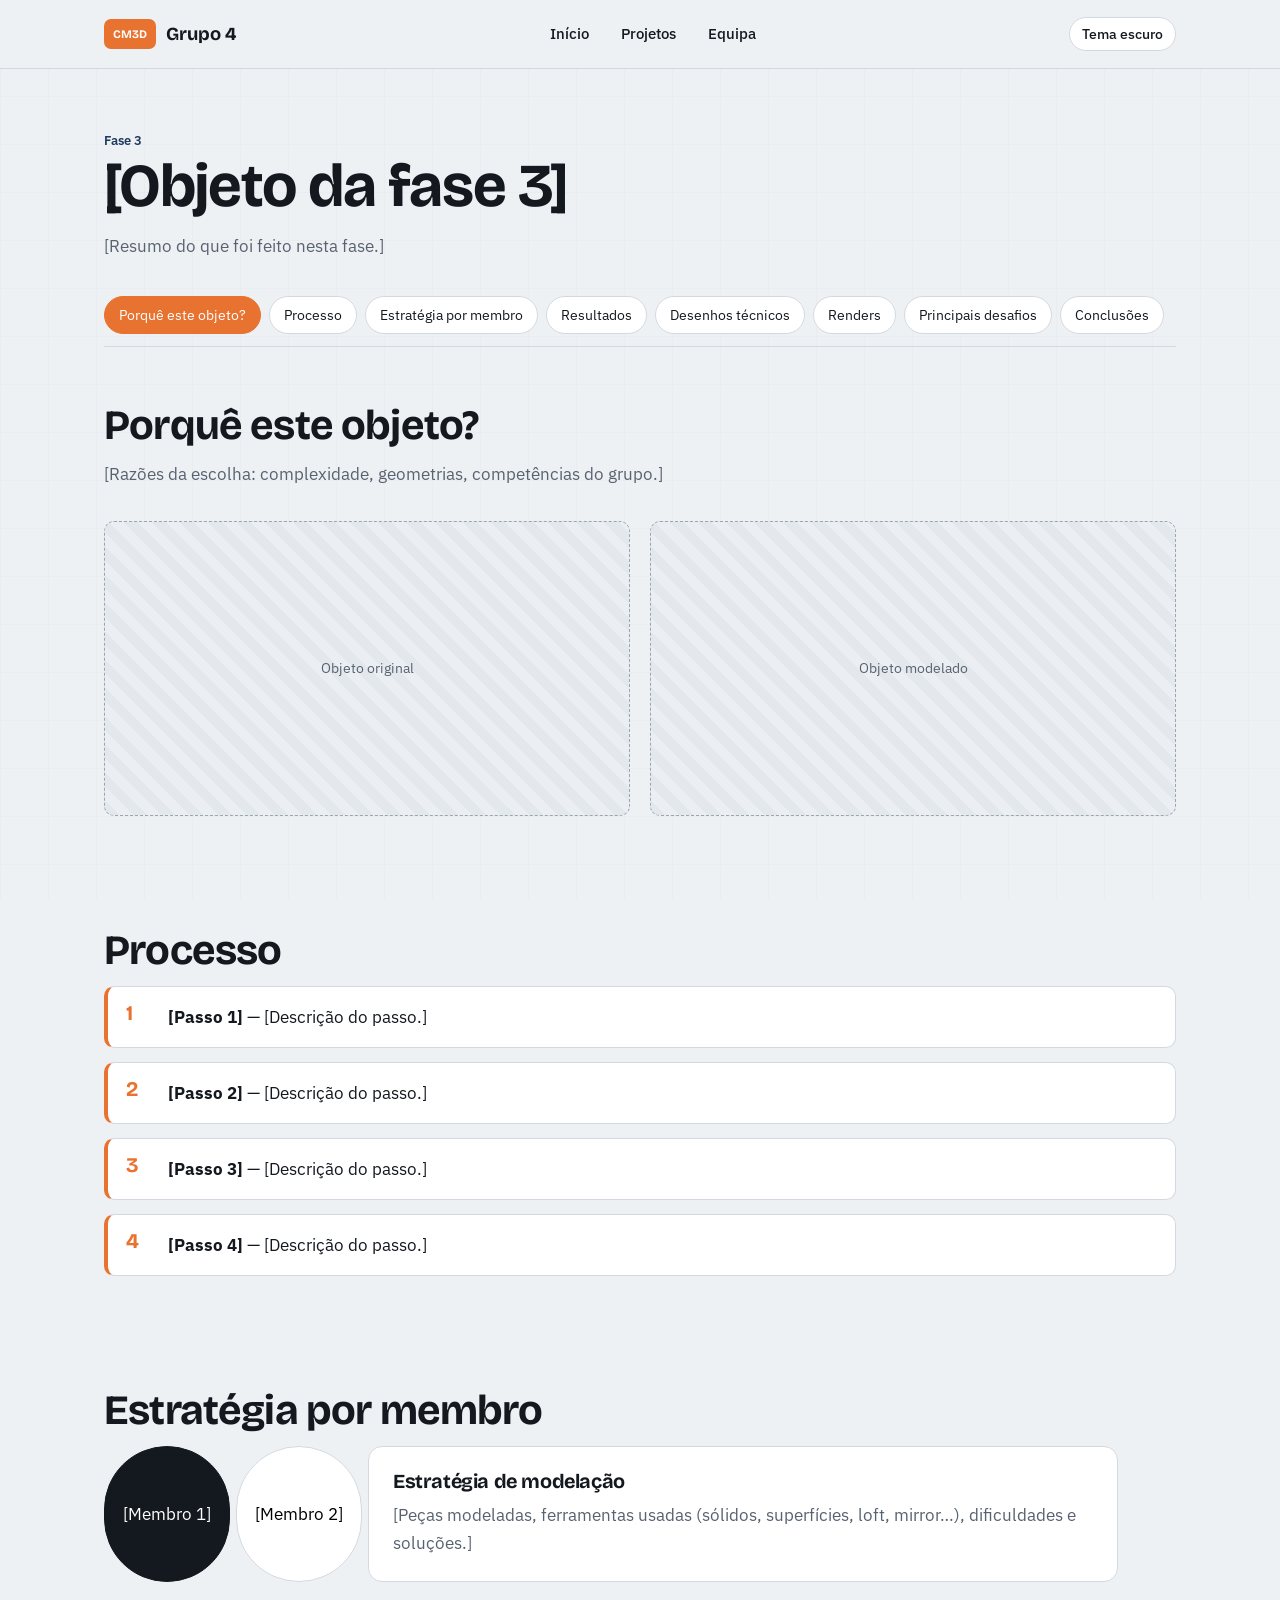
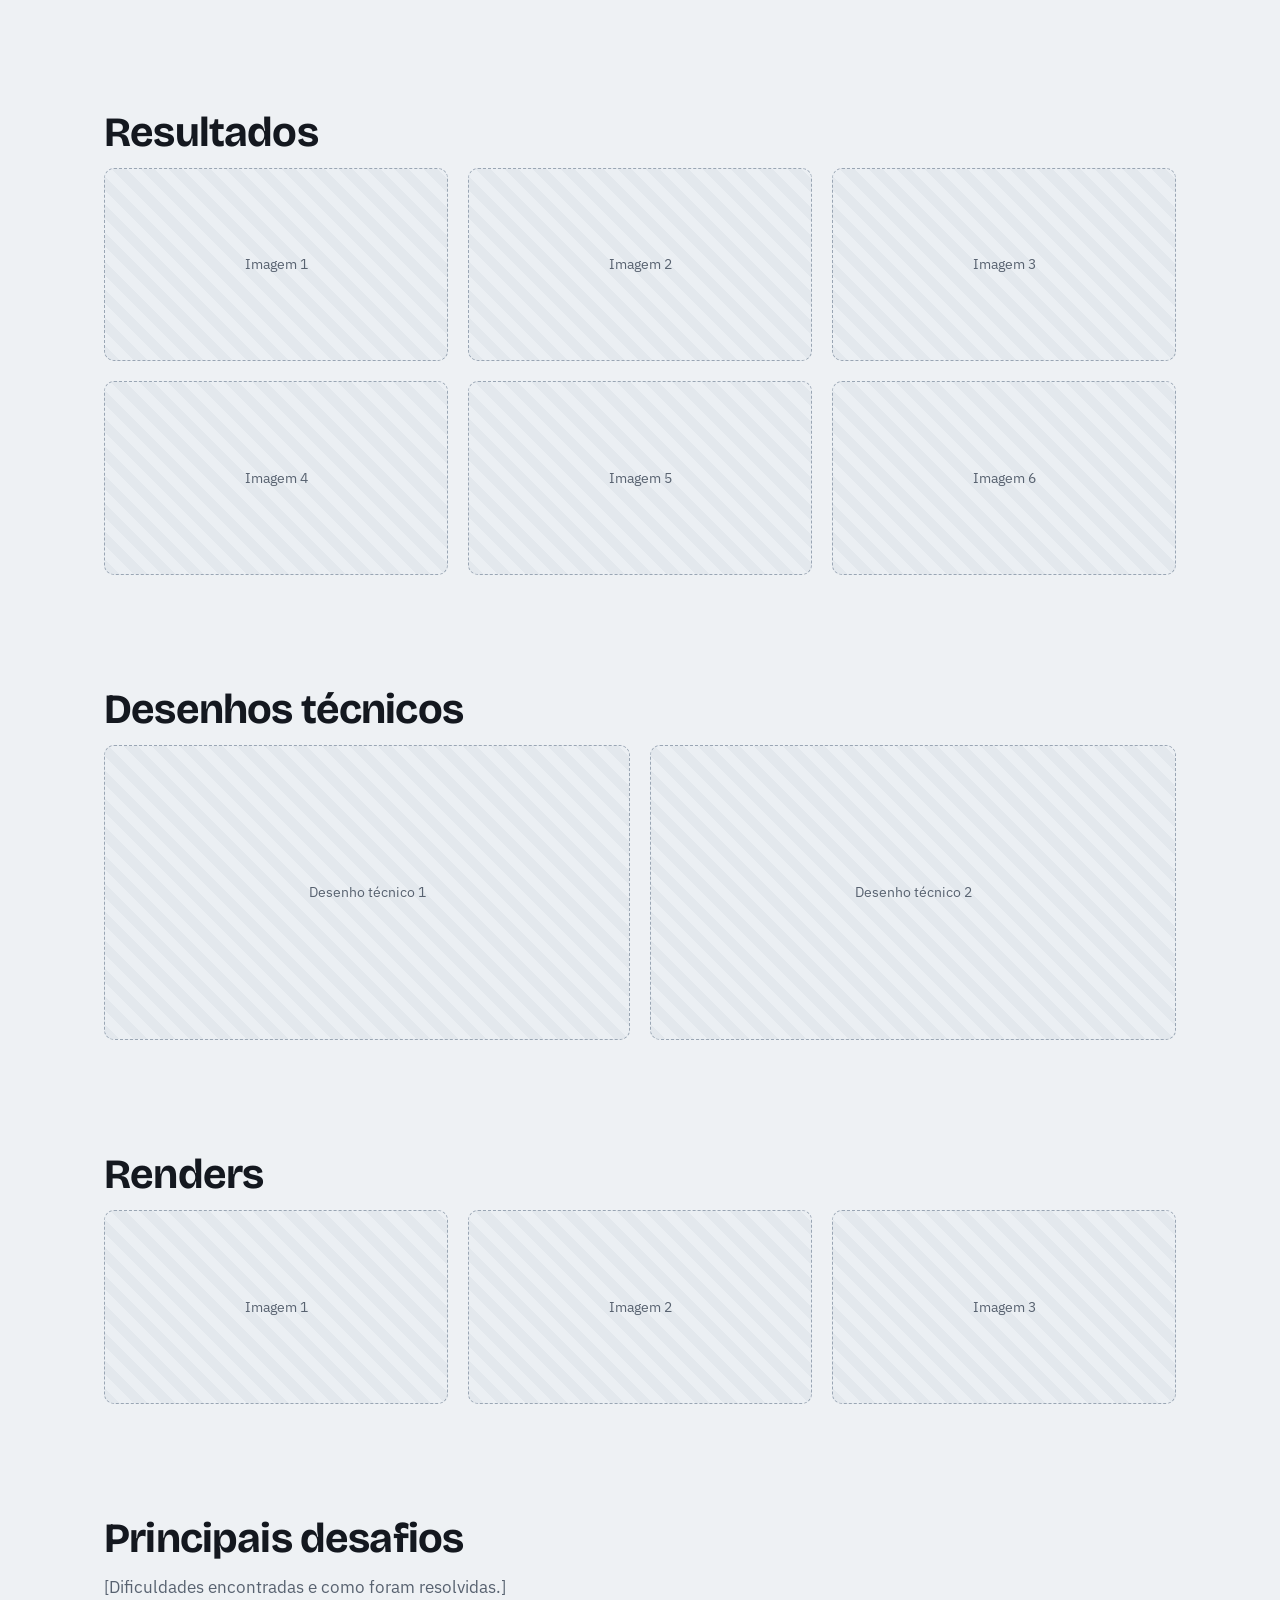
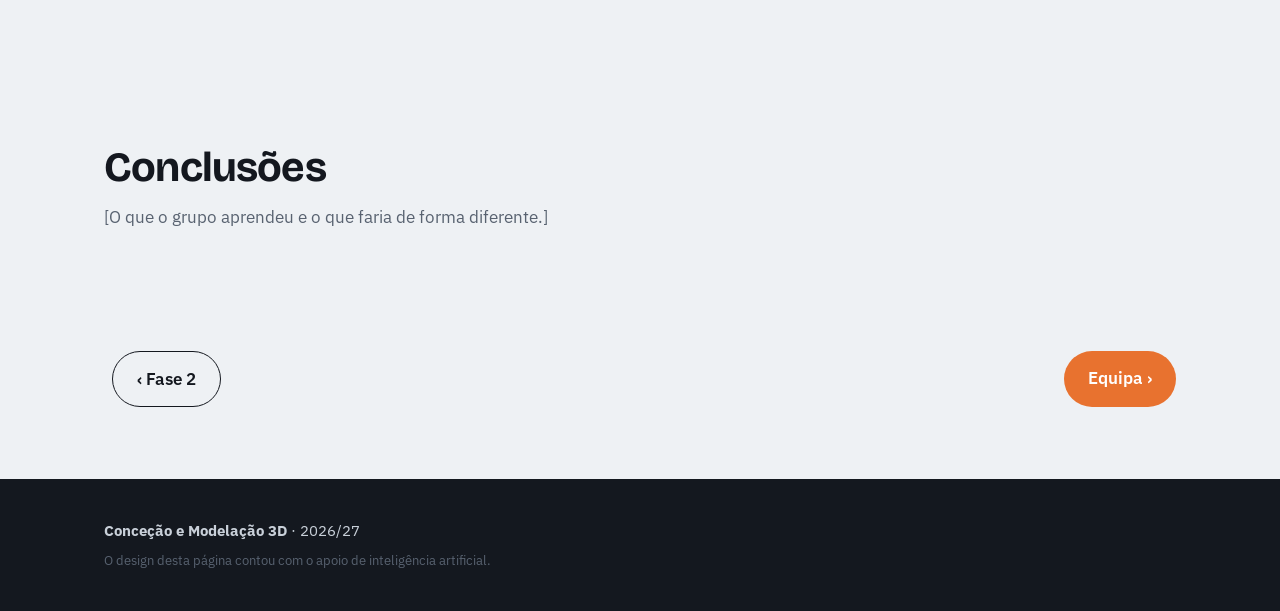
<file: cm3d/fase-3.html>
<!doctype html>
<html lang="pt-PT">
  <head>
    <meta charset="utf-8" />
    <meta name="viewport" content="width=device-width,initial-scale=1" />
    <title>Fase 3 | CM3D 25/26</title>
    <meta
      name="description"
      content="Conceção e Modelação 3D · projeto de grupo 2025/26"
    />
    <link rel="preconnect" href="https://fonts.googleapis.com" />
    <link
      href="https://fonts.googleapis.com/css2?family=Bricolage+Grotesque:wght@500;700&family=IBM+Plex+Sans:wght@400;500;600&display=swap"
      rel="stylesheet"
    />
    <link rel="stylesheet" href="css/style.css" />
  </head>
  <body>
    <a class="skip" href="#main">Saltar para o conteúdo</a>
    <header class="top">
      <div class="wrap bar">
        <a class="brand" href="index.html"><i>CM3D</i>Grupo 4</a
        ><button class="burger" aria-expanded="false" aria-label="Abrir menu">
          Menu
        </button>
        <nav aria-label="Principal">
          <ul>
            <li><a href="index.html">Início</a></li>
            <li class="sub">
              <a href="projetos.html">Projetos</a>
              <ul>
                <li><a href="fase-1.html">Fase 1</a></li>
                <li><a href="fase-2.html">Fase 2</a></li>
                <li><a href="fase-3.html" aria-current="page">Fase 3</a></li>
              </ul>
            </li>
            <li><a href="equipa.html">Equipa</a></li>
          </ul>
        </nav>
        <button class="theme-toggle" type="button" data-theme-toggle aria-label="Mudar para tema escuro">Tema escuro</button>
      </div>
    </header>
    <main id="main">
      <div class="wrap">
        <div class="phead">
          <span class="tag">Fase 3</span>
          <h1>[Objeto da fase 3]</h1>
          <p>[Resumo do que foi feito nesta fase.]</p>
        </div>
        <div class="phase-nav" aria-label="Nesta página">
          <a href="#objeto" class="on">Porquê este objeto?</a
          ><a href="#processo">Processo</a
          ><a href="#estrategia">Estratégia por membro</a
          ><a href="#resultados">Resultados</a
          ><a href="#desenhos">Desenhos técnicos</a
          ><a href="#renders">Renders</a
          ><a href="#desafios">Principais desafios</a
          ><a href="#conclusoes">Conclusões</a>
        </div>
        <section id="objeto">
          <h2>Porquê este objeto?</h2>
          <p class="lead">
            [Razões da escolha: complexidade, geometrias, competências do
            grupo.]
          </p>
          <div class="grid g2">
            <div
              class="ph"
              role="img"
              aria-label="Espaço reservado: Objeto original"
            >
              Objeto original
            </div>
            <div
              class="ph"
              role="img"
              aria-label="Espaço reservado: Objeto modelado"
            >
              Objeto modelado
            </div>
          </div>
        </section>
        <section id="processo">
          <h2>Processo</h2>
          <ol class="steps">
            <li><strong>[Passo 1]</strong> — [Descrição do passo.]</li>
            <li><strong>[Passo 2]</strong> — [Descrição do passo.]</li>
            <li><strong>[Passo 3]</strong> — [Descrição do passo.]</li>
            <li><strong>[Passo 4]</strong> — [Descrição do passo.]</li>
          </ol>
        </section>
        <section id="estrategia">
          <h2>Estratégia por membro</h2>
          <div class="tabs" role="tablist" aria-label="Membros">
            <button
              role="tab"
              id="t31"
              aria-selected="true"
              aria-controls="p31"
              tabindex="0"
            >
              [Membro 1]</button
            ><button
              role="tab"
              id="t32"
              aria-selected="false"
              aria-controls="p32"
              tabindex="-1"
            >
              [Membro 2]</button
          </div>
          <div class="panel" role="tabpanel" id="p31" aria-labelledby="t31">
            <h3>Estratégia de modelação</h3>
            <p>
              [Peças modeladas, ferramentas usadas (sólidos, superfícies, loft,
              mirror…), dificuldades e soluções.]
            </p>
          </div>
          <div
            class="panel"
            role="tabpanel"
            id="p32"
            aria-labelledby="t32"
            hidden
          >
            <h3>Estratégia de modelação</h3>
            <p>
              [Peças modeladas, ferramentas usadas (sólidos, superfícies, loft,
              mirror…), dificuldades e soluções.]
            </p>
          </div>
        </section>
        <section id="resultados">
          <h2>Resultados</h2>
          <div class="grid g3">
            <div class="ph" role="img" aria-label="Espaço reservado: Imagem 1">
              Imagem 1
            </div>
            <div class="ph" role="img" aria-label="Espaço reservado: Imagem 2">
              Imagem 2
            </div>
            <div class="ph" role="img" aria-label="Espaço reservado: Imagem 3">
              Imagem 3
            </div>
            <div class="ph" role="img" aria-label="Espaço reservado: Imagem 4">
              Imagem 4
            </div>
            <div class="ph" role="img" aria-label="Espaço reservado: Imagem 5">
              Imagem 5
            </div>
            <div class="ph" role="img" aria-label="Espaço reservado: Imagem 6">
              Imagem 6
            </div>
          </div>
        </section>
        <section id="desenhos">
          <h2>Desenhos técnicos</h2>
          <div class="grid g2">
            <div
              class="ph"
              role="img"
              aria-label="Espaço reservado: Desenho técnico 1"
            >
              Desenho técnico 1
            </div>
            <div
              class="ph"
              role="img"
              aria-label="Espaço reservado: Desenho técnico 2"
            >
              Desenho técnico 2
            </div>
          </div>
        </section>
        <section id="renders">
          <h2>Renders</h2>
          <div class="grid g3">
            <div class="ph" role="img" aria-label="Espaço reservado: Imagem 1">
              Imagem 1
            </div>
            <div class="ph" role="img" aria-label="Espaço reservado: Imagem 2">
              Imagem 2
            </div>
            <div class="ph" role="img" aria-label="Espaço reservado: Imagem 3">
              Imagem 3
            </div>
          </div>
        </section>
        <section id="desafios">
          <h2>Principais desafios</h2>
          <p class="lead">
            [Dificuldades encontradas e como foram resolvidas.]
          </p>
        </section>
        <section id="conclusoes">
          <h2>Conclusões</h2>
          <p class="lead">
            [O que o grupo aprendeu e o que faria de forma diferente.]
          </p>
        </section>
        <div class="pager">
          <a class="btn alt" href="fase-2.html">‹ Fase 2</a
          ><a class="btn" href="equipa.html">Equipa ›</a>
        </div>
      </div>
    </main>
    <footer>
      <div class="wrap">
        <p>
          <strong>Conceção e Modelação 3D</strong> · 2026/27
        </p>
        <p class="ai-credit">O design desta página contou com o apoio de inteligência artificial.</p>
      </div>
    </footer>
    <script src="js/main.js"></script>
  </body>
</html>
</file>
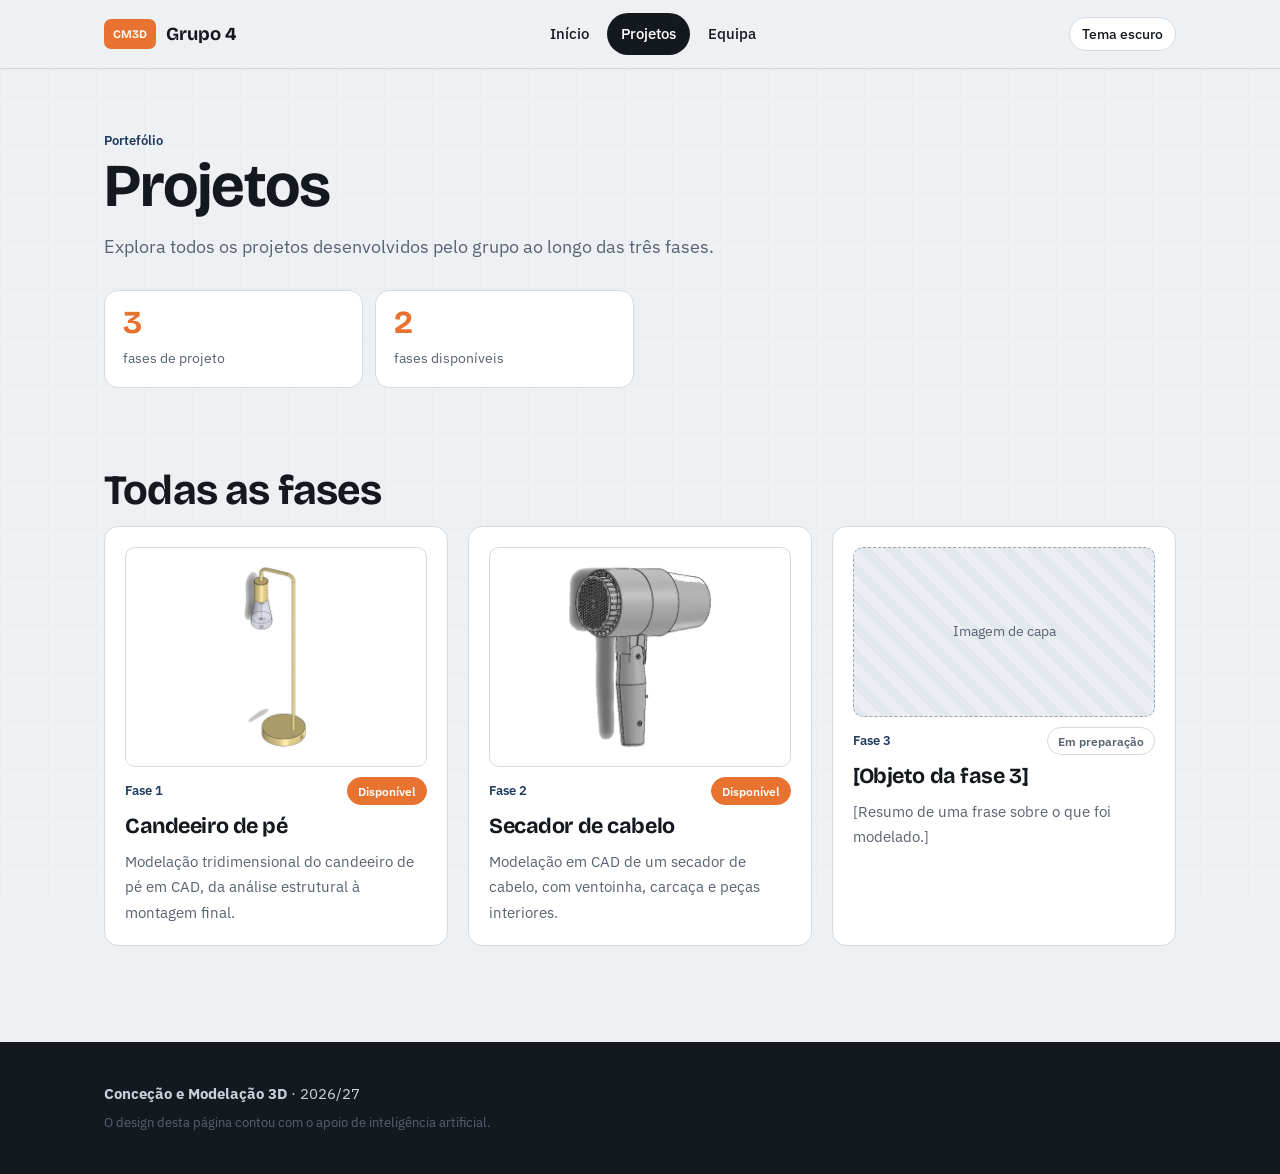
<file: cm3d/projetos.html>
<!DOCTYPE html>
<html lang="pt-PT">
<head>
  <meta charset="utf-8">
  <meta name="viewport" content="width=device-width, initial-scale=1">
  <title>Projetos | CM3D 25/26</title>
  <link rel="preconnect" href="https://fonts.googleapis.com">
  <link href="https://fonts.googleapis.com/css2?family=Bricolage+Grotesque:wght@500;700&family=IBM+Plex+Sans:wght@400;500;600&display=swap" rel="stylesheet">
  <link rel="stylesheet" href="css/style.css">
  <link rel="stylesheet" href="css/extra.css">
</head>
<body>
  <a class="skip" href="#main">Saltar para o conteúdo</a>

  <header class="top">
    <div class="wrap bar">
      <a class="brand" href="index.html"><i>CM3D</i>Grupo 4</a>
      <button class="burger" aria-expanded="false" aria-label="Abrir menu">Menu</button>
      <nav aria-label="Principal">
        <ul>
          <li><a href="index.html">Início</a></li>
          <li class="sub">
            <a href="projetos.html" aria-current="page">Projetos</a>
            <ul>
              <li><a href="fase-1.html">Fase 1</a></li>
              <li><a href="fase-2.html">Fase 2</a></li>
              <li><a href="fase-3.html">Fase 3</a></li>
            </ul>
          </li>
          <li><a href="equipa.html">Equipa</a></li>
        </ul>
      </nav>
      <button class="theme-toggle" type="button" data-theme-toggle aria-label="Mudar para tema escuro">Tema escuro</button>
    </div>
  </header>

  <main id="main">
    <div class="wrap">

      <div class="phead">
        <span class="tag">Portefólio</span>
        <h1>Projetos</h1>
        <p>Explora todos os projetos desenvolvidos pelo grupo ao longo das três fases.</p>
        <div class="stats">
          <div class="stat"><b>3</b><span>fases de projeto</span></div>
          <div class="stat"><b>2</b><span>fases disponíveis</span></div>
        </div>
      </div>

      <section id="fases">
        <h2>Todas as fases</h2>
        <div class="grid g3">
          <a class="card" href="fase-1.html">
            <img class="cover" src="Imagens/fase-1/candeeiro-isometrico.jpg.jpeg" alt="Candeeiro de pé modelado em 3D">
            <div class="card-head"><span class="tag">Fase 1</span><span class="status on">Disponível</span></div>
            <h3>Candeeiro de pé</h3>
            <p>Modelação tridimensional do candeeiro de pé em CAD, da análise estrutural à montagem final.</p>
          </a>
          <a class="card" href="fase-2.html">
            <img class="cover" src="Imagens/fase-2/secador-01.jpg" alt="Secador de cabelo modelado em 3D">
            <div class="card-head"><span class="tag">Fase 2</span><span class="status on">Disponível</span></div>
            <h3>Secador de cabelo</h3>
            <p>Modelação em CAD de um secador de cabelo, com ventoinha, carcaça e peças interiores.</p>
          </a>
          <a class="card" href="fase-3.html">
            <div class="ph" role="img" aria-label="Espaço reservado: imagem de capa">Imagem de capa</div>
            <div class="card-head"><span class="tag">Fase 3</span><span class="status">Em preparação</span></div>
            <h3>[Objeto da fase 3]</h3>
            <p>[Resumo de uma frase sobre o que foi modelado.]</p>
          </a>
        </div>
      </section>

    </div>
  </main>

  <footer>
    <div class="wrap">
      <p><strong>Conceção e Modelação 3D</strong> · 2026/27</p>
      <p class="ai-credit">O design desta página contou com o apoio de inteligência artificial.</p>
    </div>
  </footer>

  <script src="js/main.js"></script>
  <script src="js/extra.js"></script>
</body>
</html>
</file>
<file: cm3d/css/style.css>
/* ===== Variáveis ===== */
:root {
  --bg: #eef1f4;
  --ink: #14181f;
  --mut: #586270;
  --acc: #e8722f;
  --acc-d: #b4501a;
  --bp: #1f3a5f;
  --line: #d3d9e0;
  --card: #fff;
  --r: 14px;
  --f-h: "Bricolage Grotesque", "Segoe UI", system-ui, sans-serif;
  --f-b: "IBM Plex Sans", "Segoe UI", system-ui, sans-serif;
  --header-bg: rgba(238, 241, 244, 0.9);
  --footer-bg: #14181f;
  --footer-text: #c9d0d9;
  --footer-link: #fff;
}
html[data-theme="dark"] {
  color-scheme: dark;
  --bg: #141a21;
  --ink: #edf2f7;
  --mut: #aeb9c6;
  --bp: #9fc1e5;
  --line: #384451;
  --card: #202a34;
  --header-bg: rgba(20, 26, 33, 0.92);
  --footer-bg: #0c1117;
  --footer-text: #c9d0d9;
  --footer-link: #fff;
}

/* ===== Base ===== */
* {
  box-sizing: border-box;
  margin: 0;
}
html {
  scroll-behavior: smooth;
  scroll-padding-top: 120px;
}
body {
  min-height: 100vh;
  display: flex;
  flex-direction: column;
  font: 17px/1.65 var(--f-b);
  color: var(--ink);
  background: var(--bg);
  background-image:
    linear-gradient(var(--line) 1px, transparent 1px),
    linear-gradient(90deg, var(--line) 1px, transparent 1px);
  background-size: 48px 48px;
  background-attachment: fixed;
}
main {
  flex: 1;
}
body::before {
  content: "";
  position: fixed;
  inset: 0;
  background: var(--bg);
  opacity: 0.82;
  z-index: -1;
}
a {
  color: inherit;
}
h1,
h2,
h3 {
  font-family: var(--f-h);
  line-height: 1.1;
  letter-spacing: -0.02em;
}
:focus-visible {
  outline: 3px solid var(--acc);
  outline-offset: 3px;
}
.skip {
  position: absolute;
  left: -999px;
}
.skip:focus {
  left: 12px;
  top: 12px;
  background: #fff;
  padding: 8px 12px;
  z-index: 99;
}
.wrap {
  max-width: 1120px;
  margin: auto;
  padding: 0 24px;
}
.theme-toggle {
  border: 1px solid var(--line);
  border-radius: 999px;
  padding: 7px 12px;
  background: var(--card);
  color: var(--ink);
  font: 500 0.85rem var(--f-b);
  cursor: pointer;
}
.theme-toggle:hover {
  border-color: var(--acc);
}

/* ===== Cabeçalho e menu ===== */
header.top {
  position: sticky;
  top: 0;
  z-index: 50;
  background: var(--header-bg);
  backdrop-filter: blur(10px);
  border-bottom: 1px solid var(--line);
}
.bar {
  display: flex;
  align-items: center;
  justify-content: space-between;
  height: 68px;
}
.brand {
  font: 700 1.15rem var(--f-h);
  text-decoration: none;
  display: inline-flex;
  gap: 10px;
  align-items: center;
  white-space: nowrap;
}
.brand i {
  min-width: 52px;
  height: 30px;
  padding: 0 8px;
  background: var(--acc);
  border-radius: 7px;
  display: inline-flex;
  align-items: center;
  justify-content: center;
  color: #fff;
  font: 700 0.72rem var(--f-h);
  font-style: normal;
  box-sizing: border-box;
}
nav ul {
  display: flex;
  gap: 4px;
  list-style: none;
  padding: 0;
}
nav a {
  display: block;
  padding: 8px 14px;
  border-radius: 99px;
  text-decoration: none;
  font-weight: 500;
  font-size: 0.95rem;
}
nav a:hover {
  background: #fff;
}
nav a[aria-current="page"] {
  background: var(--ink);
  color: #fff;
}
.sub {
  position: relative;
}
.sub > ul {
  display: none;
  position: absolute;
  top: 100%;
  left: 0;
  flex-direction: column;
  background: #fff;
  border: 1px solid var(--line);
  border-radius: 12px;
  padding: 6px;
  min-width: 150px;
  box-shadow: 0 8px 24px rgba(20, 24, 31, 0.12);
}
.sub:hover > ul,
.sub:focus-within > ul {
  display: flex;
}
.burger {
  display: none;
  background: none;
  border: 1px solid var(--line);
  border-radius: 10px;
  padding: 8px 12px;
  font: inherit;
  cursor: pointer;
}

/* ===== Hero ===== */
.hero {
  display: grid;
  grid-template-columns: 1.1fr 0.9fr;
  gap: 40px;
  align-items: center;
  padding: 72px 0 56px;
}
.hero h1 {
  font-size: clamp(2.6rem, 6vw, 4.8rem);
}
.hero p {
  max-width: 46ch;
  color: var(--mut);
  margin: 20px 0 28px;
  font-size: 1.1rem;
}
.stage {
  position: relative;
  height: 340px;
  display: grid;
  place-items: center;
  border: 1px dashed var(--bp);
  border-radius: var(--r);
  background: var(--card);
  overflow: hidden;
}
.stage img {
  width: min(100%, 360px);
  height: calc(100% - 32px);
  object-fit: contain;
  background: #fff;
}
.stage small {
  position: absolute;
  bottom: 10px;
  left: 14px;
  color: var(--bp);
  font-size: 0.78rem;
}

/* ===== Botões ===== */
.btn {
  display: inline-block;
  background: var(--acc);
  color: #fff;
  padding: 13px 24px;
  border-radius: 99px;
  font-weight: 600;
  text-decoration: none;
  transition: background 0.2s;
}
.btn:hover {
  background: var(--acc-d);
}
.btn.alt {
  background: transparent;
  color: var(--ink);
  border: 1.5px solid var(--ink);
  margin-left: 8px;
}
.btn.alt:hover {
  background: var(--ink);
  color: #fff;
}

/* ===== Secções e grelhas ===== */
section {
  padding: 56px 0;
}
section h2 {
  font-size: clamp(1.8rem, 3.4vw, 2.6rem);
  margin-bottom: 12px;
}
.lead {
  color: var(--mut);
  max-width: 60ch;
  margin-bottom: 32px;
}
.grid {
  display: grid;
  gap: 20px;
}
.g3 {
  grid-template-columns: repeat(3, 1fr);
}
.g2 {
  grid-template-columns: repeat(2, 1fr);
}

/* ===== Cartões ===== */
.card {
  background: var(--card);
  border: 1px solid var(--line);
  border-radius: var(--r);
  padding: 20px;
  display: flex;
  flex-direction: column;
  gap: 10px;
  text-decoration: none;
}
a.card {
  transition: 0.2s;
}
a.card:hover {
  border-color: var(--acc);
  transform: translateY(-3px);
}
.card h3 {
  font-size: 1.35rem;
}
.card p {
  color: var(--mut);
  font-size: 0.96rem;
}
.member-card {
  min-height: 190px;
  justify-content: center;
}
.member-card a {
  color: var(--bp);
  font-weight: 500;
  text-decoration: none;
}
.member-card a:hover {
  color: var(--acc);
  text-decoration: underline;
}
.card .cover {
  display: block;
  width: 100%;
  height: 220px;
  object-fit: contain;
  background: #fff;
  border: 1px solid var(--line);
  border-radius: 10px;
}
.tag {
  font-size: 0.82rem;
  color: var(--bp);
  font-weight: 600;
}
.pill {
  display: inline-block;
  background: #fff;
  border: 1px solid var(--line);
  border-radius: 99px;
  padding: 4px 12px;
  font-size: 0.85rem;
  margin: 2px;
}

/* ===== Imagens e placeholders ===== */
.shot {
  margin: 0;
  background: #fff;
  border: 1px solid var(--line);
  border-radius: var(--r);
  overflow: hidden;
  cursor: zoom-in;
}
.shot img {
  display: block;
  width: 100%;
  height: 300px;
  object-fit: contain;
  background: #fff;
}
.shot figcaption {
  padding: 10px 14px;
  color: var(--mut);
  font-size: 0.9rem;
  border-top: 1px solid var(--line);
}
.ph {
  background: repeating-linear-gradient(
    45deg,
    #e3e8ed,
    #e3e8ed 10px,
    #ebeff3 10px,
    #ebeff3 20px
  );
  border: 1px dashed #9aa6b4;
  border-radius: 10px;
  aspect-ratio: 16/9;
  display: grid;
  place-items: center;
  color: var(--mut);
  font-size: 0.85rem;
  text-align: center;
  padding: 8px;
}
.ph.sq {
  aspect-ratio: 1;
}
.ph.tall {
  aspect-ratio: 3/4;
}

/* ===== Ampliação ao clicar (lightbox) ===== */
dialog.lb {
  border: 0;
  border-radius: var(--r);
  padding: 12px;
  max-width: min(92vw, 900px);
}
dialog.lb::backdrop {
  background: rgba(20, 24, 31, 0.75);
}
dialog.lb img {
  max-width: 100%;
  max-height: 80vh;
  display: block;
  margin: auto;
}
dialog.lb button {
  margin-top: 8px;
  float: right;
  border: 1px solid var(--line);
  background: #fff;
  border-radius: 99px;
  padding: 6px 16px;
  font: inherit;
  cursor: pointer;
}

/* ===== Páginas de fase ===== */
.phead {
  padding: 56px 0 24px;
}
.phead h1 {
  font-size: clamp(2.2rem, 5vw, 3.8rem);
}
.phead p {
  color: var(--mut);
  max-width: 58ch;
  margin-top: 12px;
}
.phase-nav {
  display: flex;
  gap: 8px;
  overflow-x: auto;
  padding: 12px 0;
  border-bottom: 1px solid var(--line);
}
.phase-nav a {
  white-space: nowrap;
  padding: 6px 14px;
  border-radius: 99px;
  text-decoration: none;
  font-size: 0.9rem;
  border: 1px solid var(--line);
  background: #fff;
}
.phase-nav a.on {
  background: var(--acc);
  color: #fff;
  border-color: var(--acc);
}
.steps {
  list-style: none;
  padding: 0;
  counter-reset: s;
  display: grid;
  gap: 14px;
}
.steps li {
  counter-increment: s;
  background: #fff;
  border: 1px solid var(--line);
  border-left: 4px solid var(--acc);
  border-radius: 10px;
  padding: 16px 20px 16px 60px;
  position: relative;
}
.steps li::before {
  content: counter(s);
  position: absolute;
  left: 18px;
  top: 14px;
  font: 700 1.3rem var(--f-h);
  color: var(--acc);
}
.tabs {
  display: flex;
  gap: 6px;
  margin-bottom: 16px;
  flex-wrap: wrap;
}
.tabs button {
  border: 1.5px solid var(--line);
  background: #fff;
  border-radius: 99px;
  padding: 9px 18px;
  font: inherit;
  cursor: pointer;
}
.tabs button[aria-selected="true"] {
  background: var(--ink);
  color: #fff;
  border-color: var(--ink);
}
.panel {
  background: #fff;
  border: 1px solid var(--line);
  border-radius: var(--r);
  padding: 24px;
}
.panel[hidden] {
  display: none;
}
.panel p {
  max-width: 70ch;
  margin-top: 8px;
  color: var(--mut);
}
.pager {
  display: flex;
  justify-content: space-between;
  gap: 12px;
  padding: 32px 0;
}

/* ===== Rodapé ===== */
footer {
  background: var(--footer-bg);
  color: var(--footer-text);
  padding: 40px 0;
  margin-top: 40px;
  font-size: 0.92rem;
}
.ai-credit {
  margin-top: 6px;
  font-size: 0.82rem;
  color: var(--mut);
}
html[data-theme="dark"] .skip:focus,
html[data-theme="dark"] nav a:hover,
html[data-theme="dark"] .sub > ul,
html[data-theme="dark"] .burger,
html[data-theme="dark"] .stage,
html[data-theme="dark"] .shot,
html[data-theme="dark"] .card,
html[data-theme="dark"] .steps li,
html[data-theme="dark"] .tabs button,
html[data-theme="dark"] .panel,
html[data-theme="dark"] .phase-nav a {
  background: var(--card);
}
html[data-theme="dark"] nav a[aria-current="page"] {
  background: var(--acc);
  color: #fff;
}
footer a {
  color: var(--footer-link);
}

/* ===== Telemóvel ===== */
@media (max-width: 820px) {
  .hero,
  .g2,
  .g3 {
    grid-template-columns: 1fr;
  }
  .burger {
    display: block;
  }
  nav ul {
    display: none;
    position: absolute;
    top: 68px;
    left: 0;
    right: 0;
    flex-direction: column;
    background: #fff;
    padding: 12px;
    border-bottom: 1px solid var(--line);
  }
  nav ul.open {
    display: flex;
  }
  .sub > ul {
    display: flex;
    position: static;
    border: 0;
    box-shadow: none;
    padding-left: 14px;
  }
  .stage {
    height: 260px;
  }
}

/* ===== Acessibilidade: menos movimento ===== */
@media (prefers-reduced-motion: reduce) {
  * {
    transition: none !important;
    scroll-behavior: auto !important;
  }
}
</file>
<file: cm3d/css/extra.css>
/* ===== Extras da página de fase (carregar depois de style.css) ===== */

/* Barra de progresso de leitura */
.progress { position: fixed; top: 0; left: 0; height: 3px; width: 0; background: var(--acc); z-index: 100; }

/* Entrada suave ao fazer scroll (só se o JS estiver ativo) */
.js .reveal { opacity: 0; transform: translateY(24px); transition: opacity .6s ease, transform .6s ease; }
.js .reveal.in { opacity: 1; transform: none; }

/* Números-chave */
.stats { display: grid; grid-template-columns: repeat(4, 1fr); gap: 12px; margin-top: 28px; }
.stat { background: var(--card); border: 1px solid var(--line); border-radius: var(--r); padding: 16px 18px; }
.stat b { display: block; font: 700 2rem var(--f-h); color: var(--acc); line-height: 1; margin-bottom: 4px; }
.stat span { font-size: .88rem; color: var(--mut); }

/* Comparador real vs. CAD */
.split { display: grid; grid-template-columns: minmax(0, 440px) 1fr; gap: 40px; align-items: center; }
.split-text p { color: var(--mut); margin-bottom: 14px; max-width: 58ch; }
.compare { position: relative; aspect-ratio: 3/4; border-radius: var(--r); overflow: hidden; border: 1px solid var(--line); background: #fff; user-select: none; --pos: 50%; }
.compare:focus-within { outline: 3px solid var(--acc); outline-offset: 3px; }
.compare img { position: absolute; inset: 0; width: 100%; height: 100%; object-fit: cover; }
.cmp-b { position: absolute; inset: 0; clip-path: inset(0 0 0 var(--pos)); }
.compare input { position: absolute; inset: 0; width: 100%; height: 100%; opacity: 0; cursor: ew-resize; margin: 0; }
.cmp-handle { position: absolute; top: 0; bottom: 0; left: var(--pos); width: 3px; background: var(--acc); transform: translateX(-50%); pointer-events: none; }
.cmp-handle::after { content: "↔"; position: absolute; top: 50%; left: 50%; transform: translate(-50%, -50%); width: 42px; height: 42px; border-radius: 50%; background: var(--acc); color: #fff; display: grid; place-items: center; font-size: 1.1rem; box-shadow: 0 4px 14px rgba(0,0,0,.25); }
.cmp-label { position: absolute; top: 12px; padding: 4px 12px; border-radius: 99px; background: rgba(20,24,31,.78); color: #fff; font-size: .8rem; pointer-events: none; }
.cmp-label.l { left: 12px; }
.cmp-label.r { right: 12px; }

/* Processo em cartões horizontais */
.steps.flow { grid-template-columns: repeat(4, 1fr); }
.steps.flow li { padding: 58px 18px 20px; border-left: 1px solid var(--line); border-top: 4px solid var(--acc); }
.steps.flow li::before { top: 14px; left: 18px; font-size: 2rem; }
.steps.flow li strong { display: block; font: 700 1.1rem var(--f-h); margin-bottom: 6px; }
.steps.flow li p { color: var(--mut); font-size: .95rem; }

/* Filtros da galeria */
.chips { display: flex; flex-wrap: wrap; gap: 8px; margin-bottom: 20px; }
.chip { border: 1.5px solid var(--line); background: var(--card); color: var(--ink); border-radius: 99px; padding: 8px 18px; font: inherit; cursor: pointer; }
.chip.on { background: var(--acc); border-color: var(--acc); color: #fff; }
.shot[hidden] { display: none; }

/* Blocos de texto */
.callout { background: var(--card); border: 1px solid var(--line); border-left: 4px solid var(--acc); border-radius: var(--r); padding: 24px 28px; max-width: 78ch; }
.callout p { color: var(--mut); }
.callout .pill { margin: 12px 4px 0 0; }

@media (max-width: 820px) {
  .split { grid-template-columns: 1fr; }
  .stats { grid-template-columns: repeat(2, 1fr); }
  .steps.flow { grid-template-columns: 1fr; }
}
@media (prefers-reduced-motion: reduce) {
  .js .reveal { opacity: 1; transform: none; transition: none; }
}

.pill {
  background: var(--card);
  color: var(--ink);
}
.steps.flow li {
  background: var(--card);
  color: var(--ink);
}

.team { display: grid; grid-template-columns: repeat(2, 1fr); gap: 20px; }
.member { background: var(--card); border: 1px solid var(--line); border-radius: var(--r); padding: 28px; display: flex; gap: 22px; align-items: center; transition: .2s; }
.member:hover { border-color: var(--acc); transform: translateY(-3px); }
.avatar { flex: none; width: 88px; height: 88px; border-radius: 50%; background: var(--acc); color: #fff; display: grid; place-items: center; font: 700 1.9rem var(--f-h); object-fit: cover; }
.member h3 { font-size: 1.4rem; margin-bottom: 4px; }
.member p { color: var(--mut); font-size: .95rem; }
.member .pill { margin: 10px 0 0; background: var(--card); color: var(--ink); }
.member .mail { display: block; margin-top: 12px; font-weight: 600; color: var(--ink); text-decoration: underline; text-decoration-color: var(--acc); text-underline-offset: 4px; word-break: break-all; }
@media (max-width: 820px) {
  .team { grid-template-columns: 1fr; }
  .member { padding: 20px; gap: 16px; }
  .avatar { width: 68px; height: 68px; font-size: 1.5rem; }
}

/* ===== Página inicial ===== */
.hero .tag { display: inline-block; margin-bottom: 14px; padding: 4px 12px; border: 1px solid var(--line); border-radius: 99px; background: var(--card); }
.card-head { display: flex; justify-content: space-between; align-items: center; gap: 8px; }
.status { font-size: .78rem; font-weight: 600; padding: 3px 10px; border-radius: 99px; border: 1px solid var(--line); color: var(--mut); }
.status.on { background: var(--acc); border-color: var(--acc); color: #fff; }
.cta { display: flex; justify-content: space-between; align-items: center; gap: 24px; flex-wrap: wrap; background: var(--acc); color: #fff; border-radius: var(--r); padding: 36px 40px; }
.cta h2 { margin-bottom: 6px; }
.cta p { opacity: .92; }
.cta .btn { background: #fff; color: #14181f; }
.cta .btn:hover { background: #14181f; color: #fff; }

/* Espaço entre parágrafos e destaque do negrito nos blocos de texto */
.callout p + p { margin-top: 14px; }
.callout strong { color: var(--ink); }

/* ===== Fase 2: resumo em largura total, desafios, estratégia, conclusões ===== */
.phead p { max-width: none; font-size: 1.1rem; line-height: 1.7; }
.callout p + p { margin-top: 14px; }
.callout strong { color: var(--ink); }
.grid > .callout { max-width: none; }
.callout .tag { display: block; margin-bottom: 8px; }

.challenges { display: grid; grid-template-columns: repeat(2, 1fr); gap: 20px; counter-reset: c; }
.challenge { counter-increment: c; position: relative; background: var(--card); border: 1px solid var(--line); border-top: 4px solid var(--acc); border-radius: var(--r); padding: 58px 24px 24px; }
.challenge::before { content: counter(c, decimal-leading-zero); position: absolute; top: 14px; left: 24px; font: 700 1.6rem var(--f-h); color: var(--acc); }
.challenge p { color: var(--mut); }
.challenge strong { display: block; color: var(--ink); font: 700 1.2rem var(--f-h); margin-bottom: 6px; }
.challenge:last-child:nth-child(odd) { grid-column: 1 / -1; }

.tools { margin-top: 20px; display: flex; flex-wrap: wrap; align-items: center; gap: 4px; }
.tools-label { font-weight: 600; margin-right: 10px; }
.tools .pill { background: var(--card); color: var(--ink); }

@media (max-width: 820px) { .challenges { grid-template-columns: 1fr; } }

.callout.wide { max-width: none; }
.tools { margin-top: 32px; }
</file>
